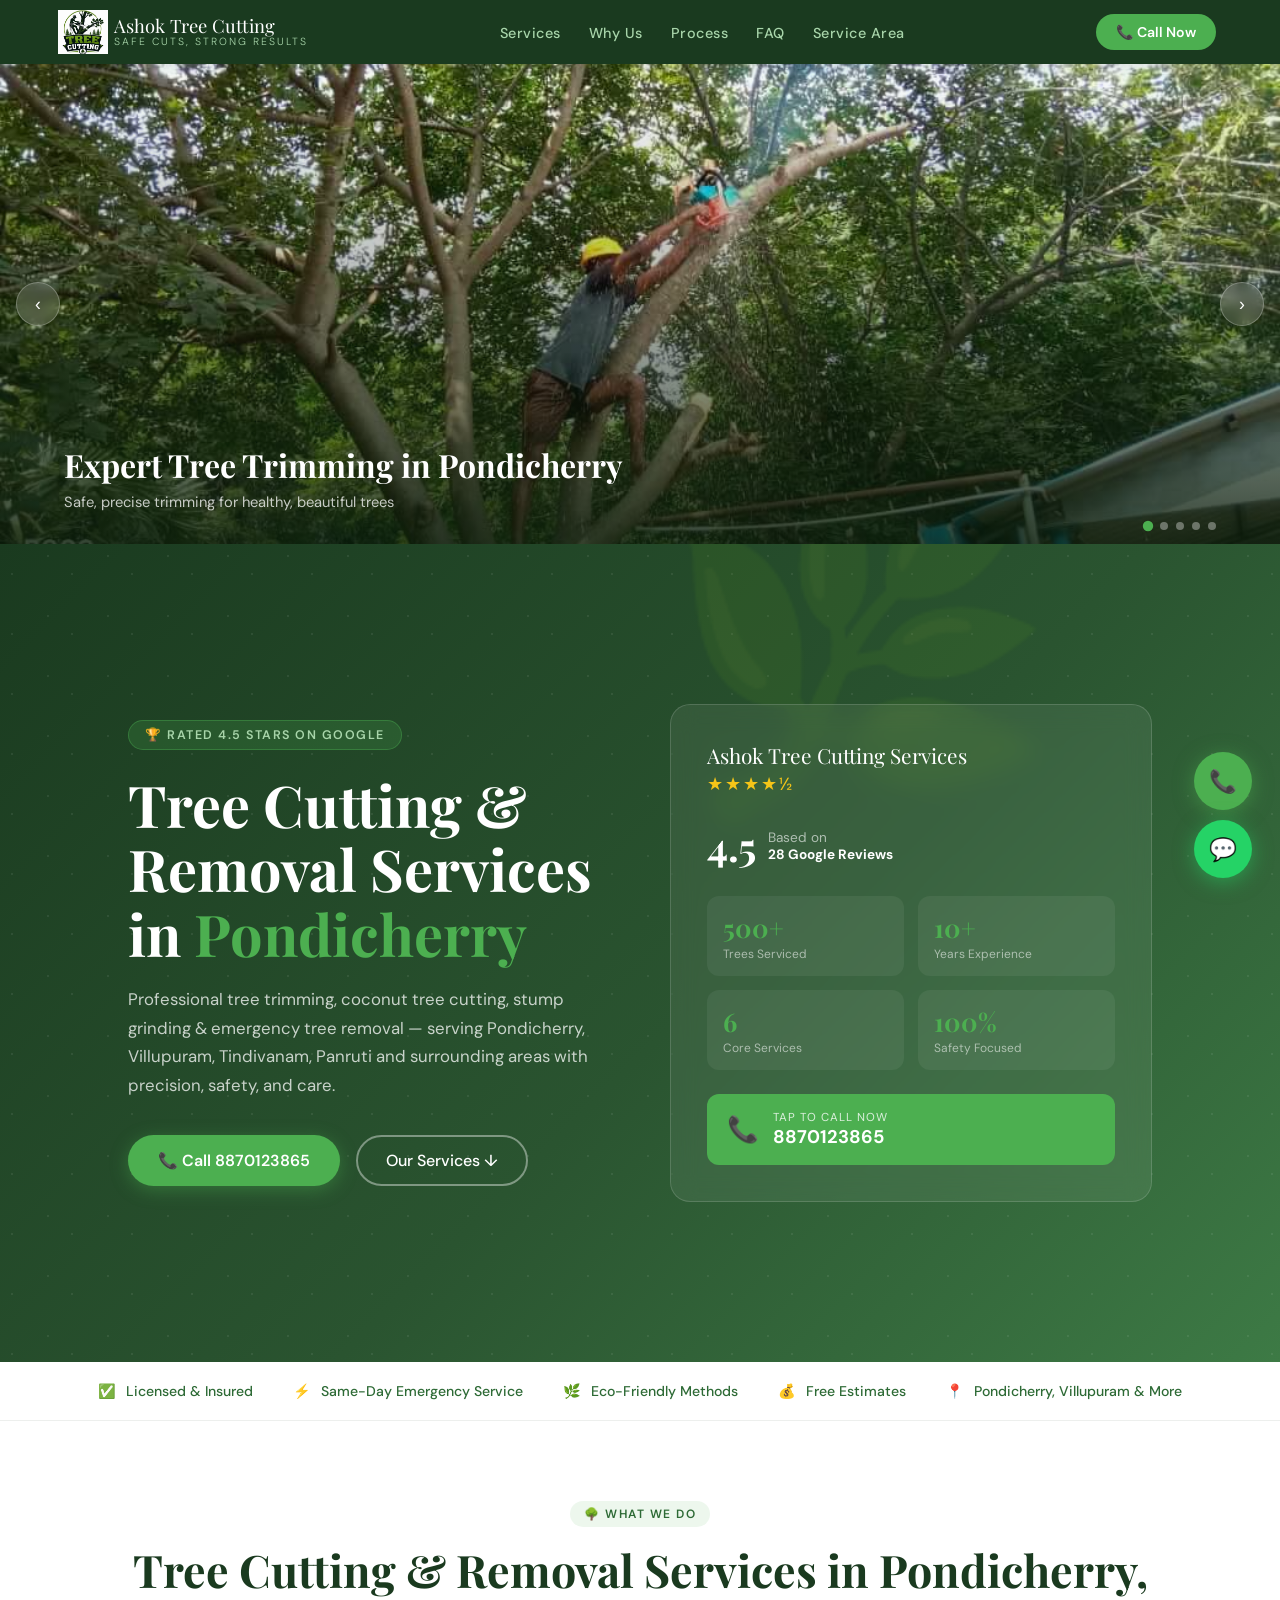
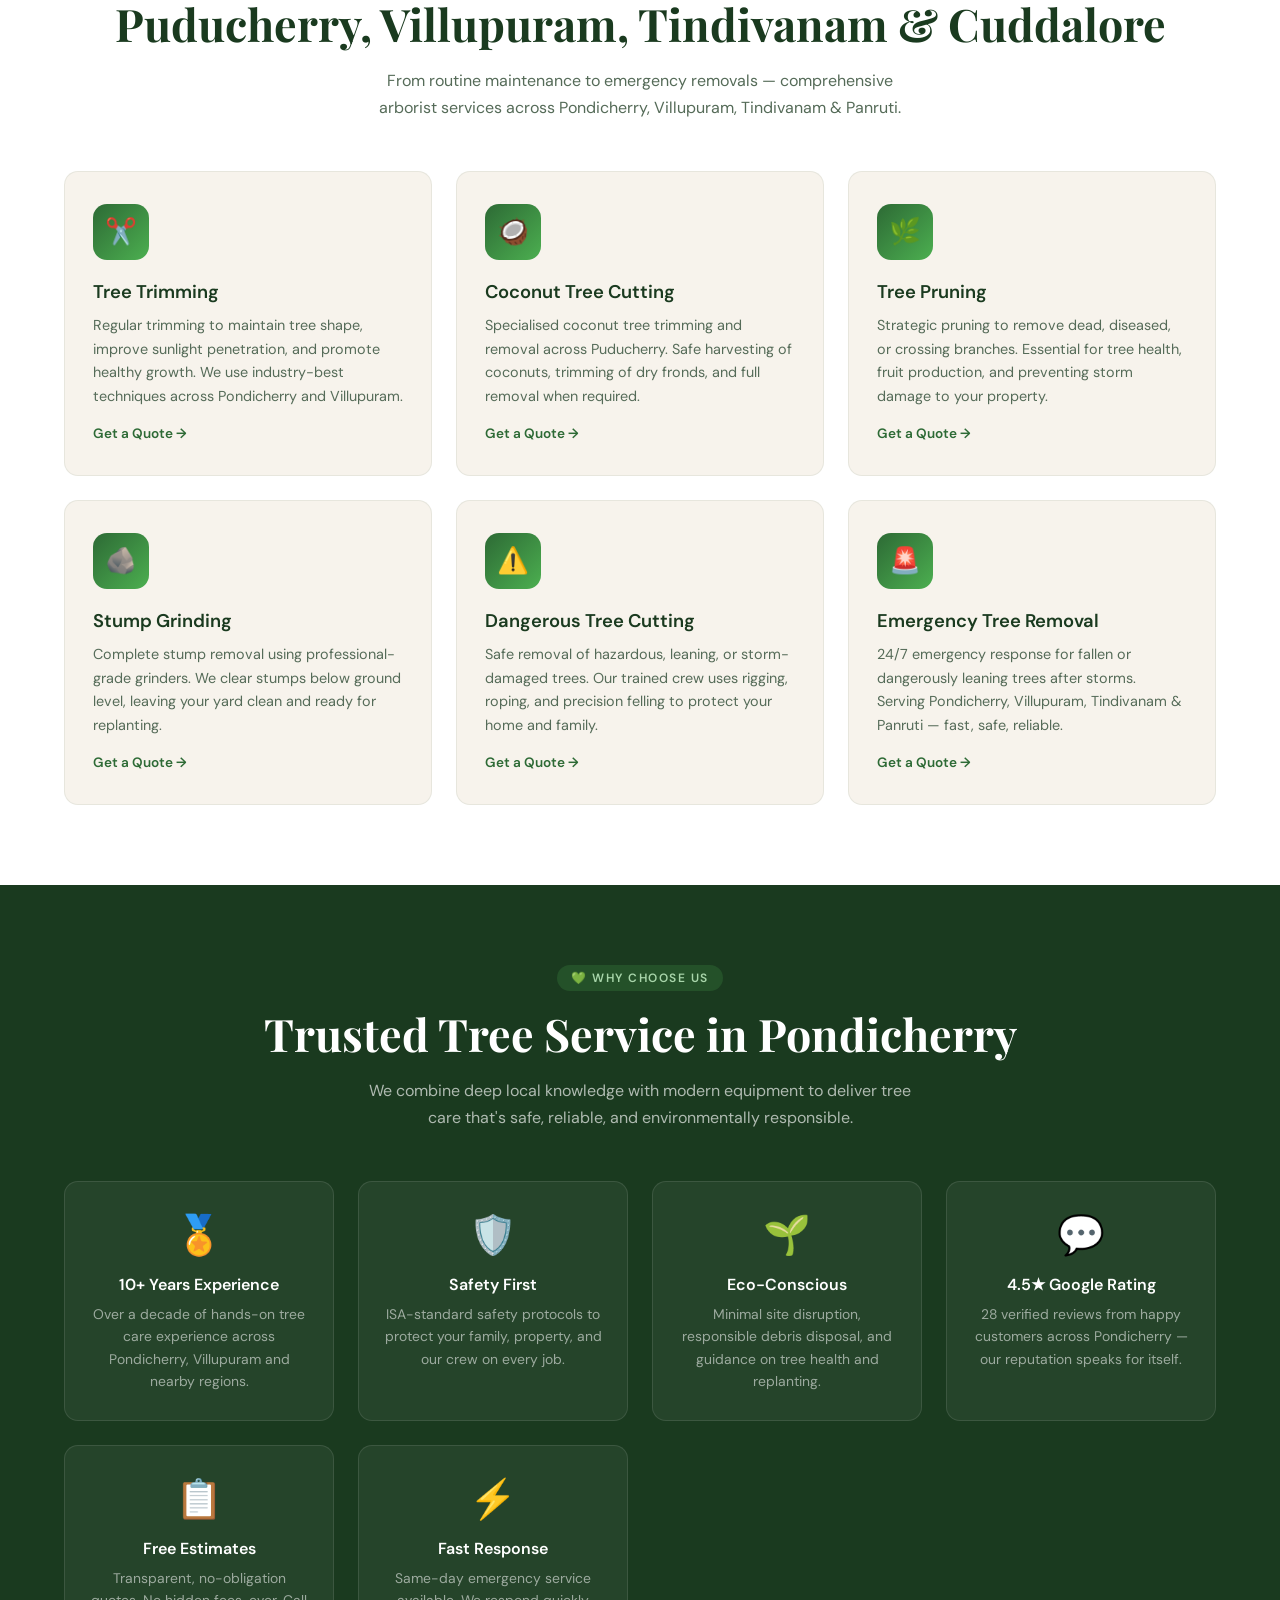
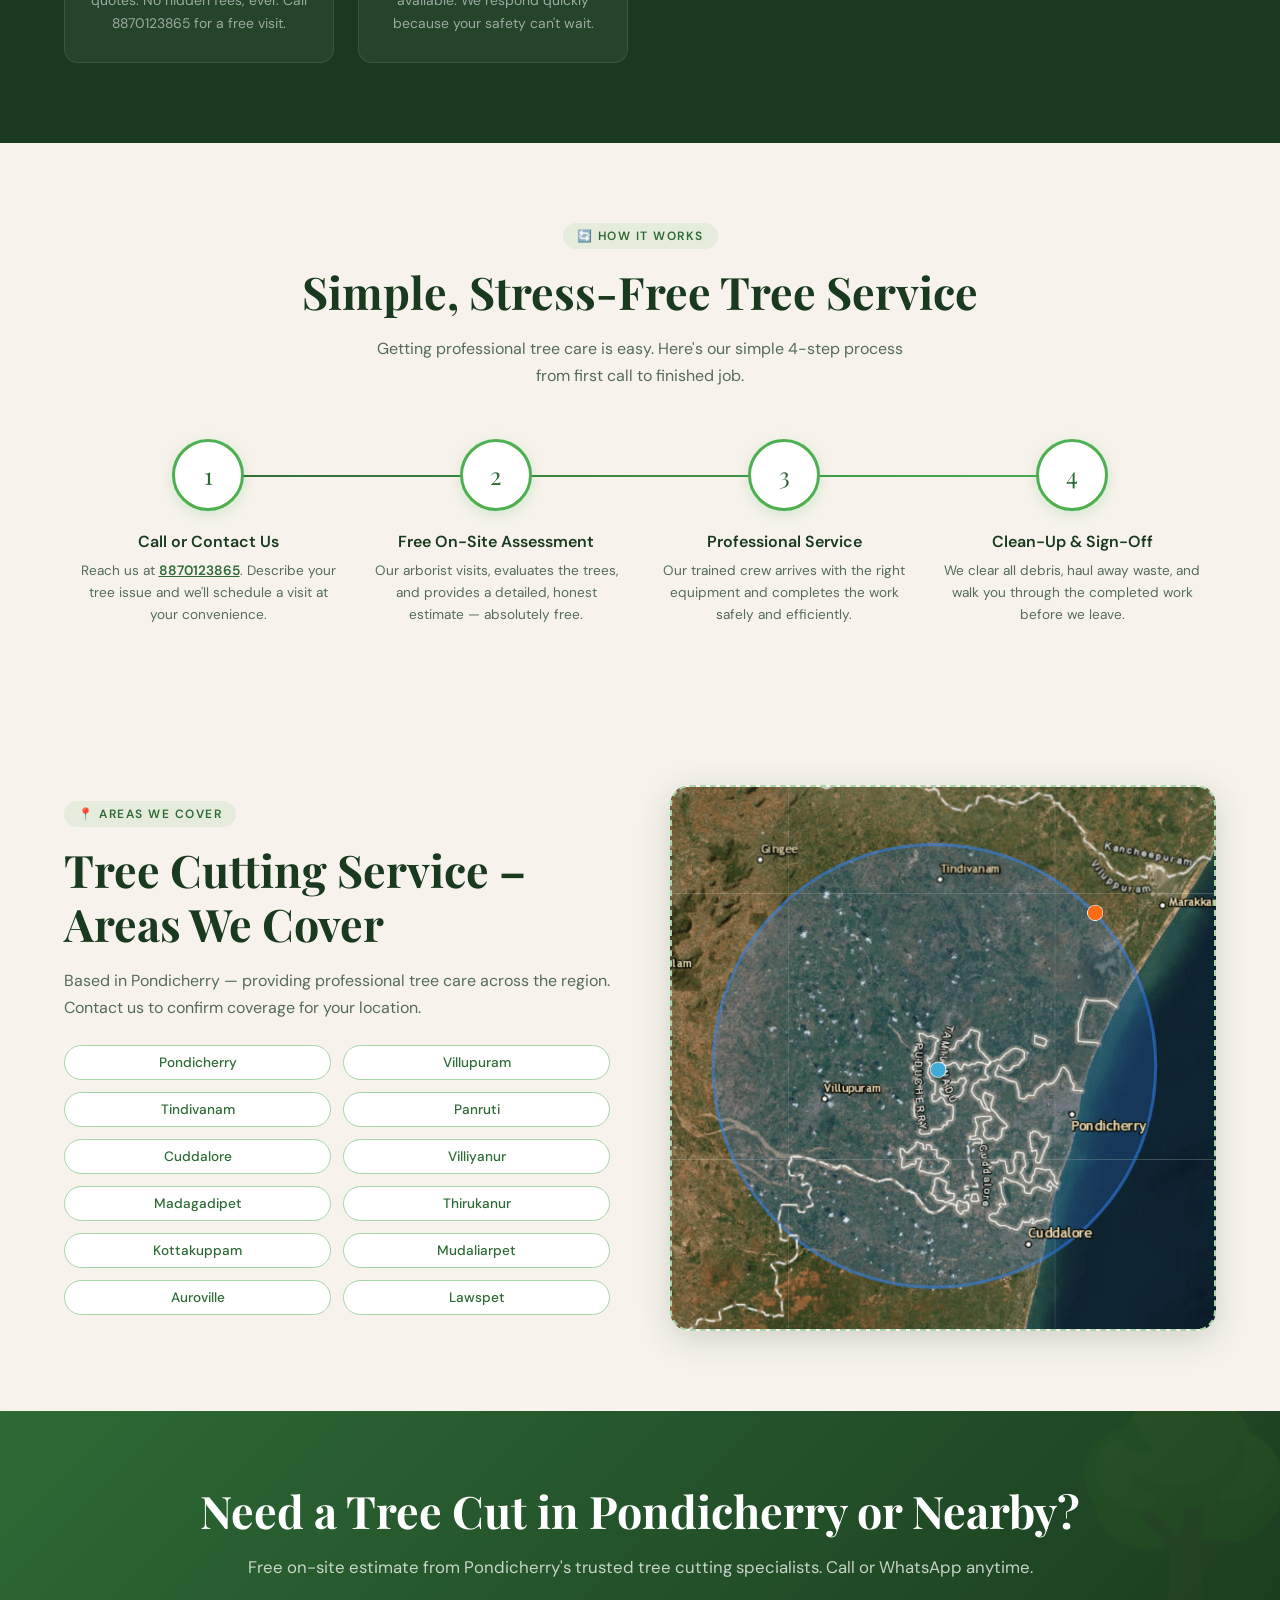
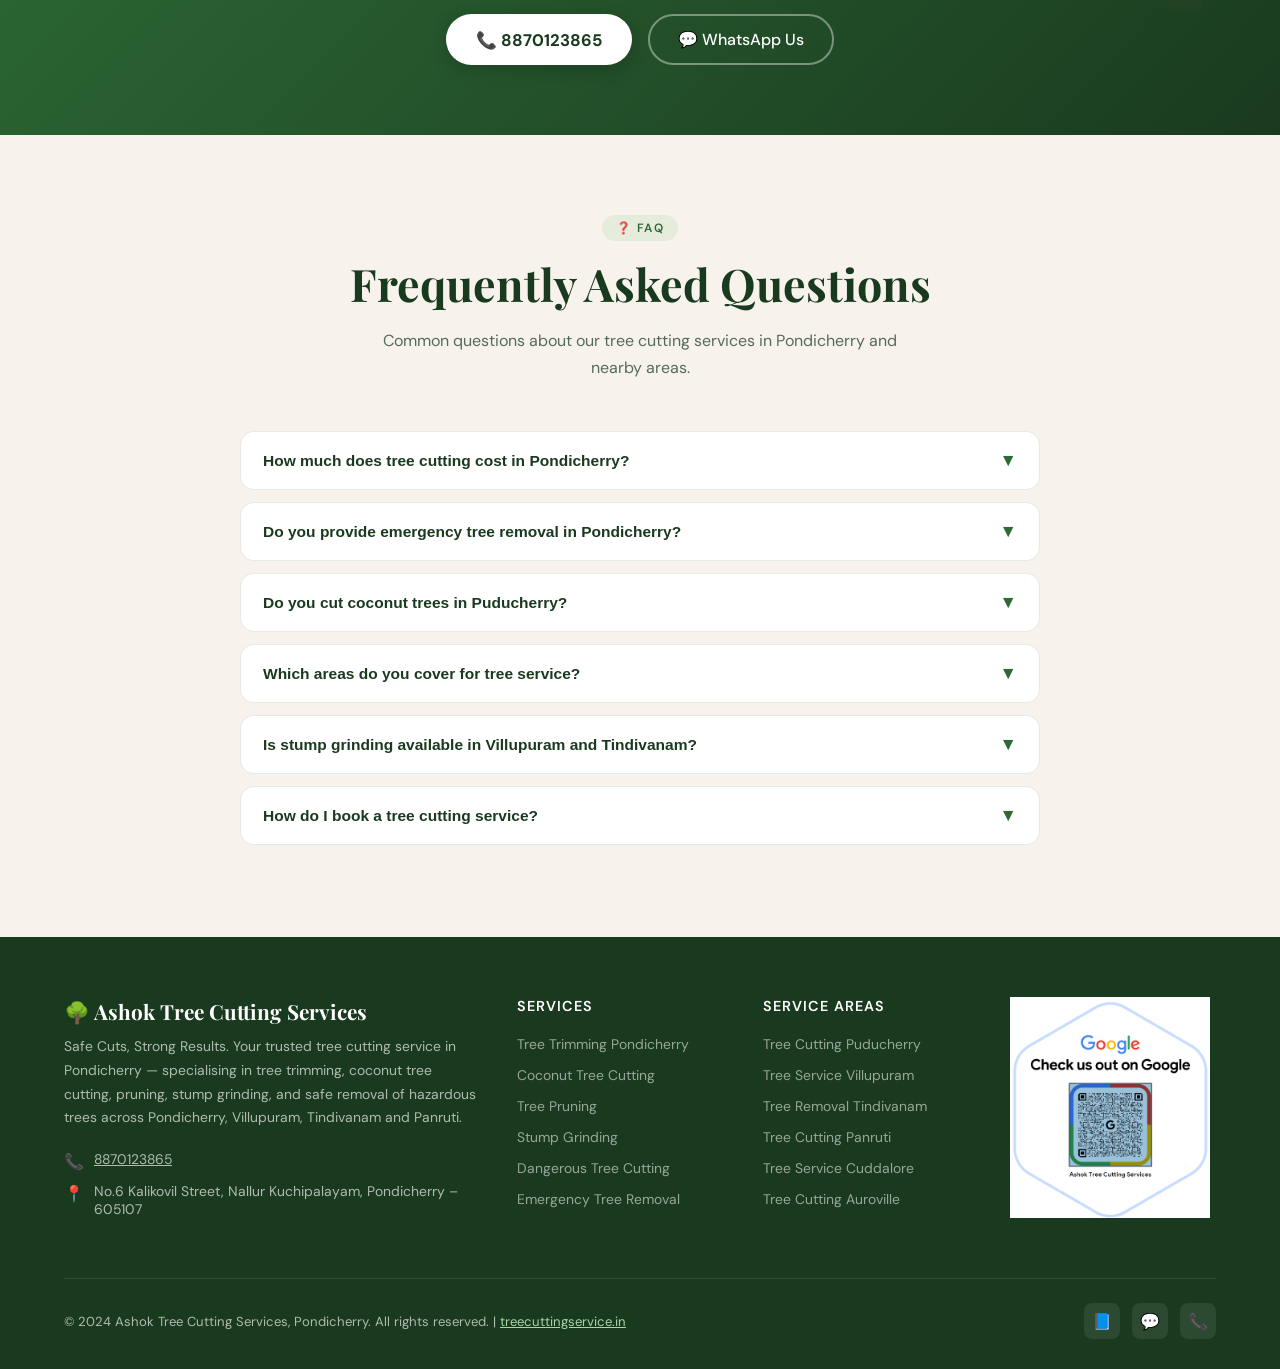
<file: index.html>
<!DOCTYPE html>
<html lang="en">
<head>
  <meta charset="UTF-8" />
  <meta name="viewport" content="width=device-width, initial-scale=1.0"/>

  <!-- ════ PRIMARY SEO ════ -->
  <title>Ashok Tree Cutting Service in Pondicherry, Villupuram, Tindivanam & Panruti | Call 8870123865</title>
  <meta name="description" content="Professional tree cutting, coconut tree cutting, dangerous tree removal & stump grinding in Pondicherry, Villupuram, Tindivanam, Panruti, Cuddalore & nearby areas. Free estimates. Call 8870123865 anytime."/>
  <meta name="keywords" content="tree cutting Pondicherry, tree cutting near me, maram vettu Puducherry, tree removal Pondicherry, coconut tree cutting Puducherry, stump grinding Pondicherry, dangerous tree removal, tree trimming Villupuram, tree pruning Tindivanam, tree Pondicherry, emergency tree removal Panruti, tree cutting service Cuddalore, ped kato near me"/>
  <meta name="robots" content="index, follow, max-snippet:-1, max-image-preview:large, max-video-preview:-1"/>
  <meta name="author" content="Ashok Tree Cutting Services"/>
  <link rel="canonical" href="https://treecuttingservice.in/"/>

  
  <!-- ════ GEO TAGS ════ -->
  <meta name="geo.region" content="IN-PY"/>
  <meta name="geo.placename" content="Pondicherry, India"/>
  <meta name="geo.position" content="11.9416;79.8083"/>
  <meta name="ICBM" content="11.9416, 79.8083"/>

  <!-- ════ OPEN GRAPH ════ -->
  <meta property="og:title" content="Tree Cutting Service Pondicherry | Ashok Tree Cutting Services | 8870123865"/>
  <meta property="og:description" content="Expert tree cutting, pruning, stump grinding & emergency tree removal in Pondicherry, Villupuram, Tindivanam & Panruti. Rated 4.5★ on Google. Call now for a free estimate."/>
  <meta property="og:type" content="website"/>
  <meta property="og:url" content="https://treecuttingservice.in/"/>
  <meta property="og:image" content="https://treecuttingservice.in/images/tree-cutting-service.png"/>
  <meta property="og:image:alt" content="Professional tree cutting service in Pondicherry"/>
  <meta property="og:locale" content="en_IN"/>
  <meta property="og:site_name" content="Ashok Tree Cutting Services"/>

  <!-- ════ TWITTER CARD ════ -->
  <meta name="twitter:card" content="summary_large_image"/>
  <meta name="twitter:title" content="Tree Cutting Service Pondicherry | 8870123865"/>
  <meta name="twitter:description" content="Professional tree cutting & removal in Pondicherry, Villupuram, Tindivanam & Panruti. Free estimates. Call 8870123865."/>
  <meta name="twitter:image" content="https://treecuttingservice.in/images/tree-cutting-service.png"/>

  <!-- ════ FONTS ════ -->
  <link rel="preconnect" href="https://fonts.googleapis.com"/>
  <link rel="preconnect" href="https://fonts.gstatic.com" crossorigin/>
  <link href="https://fonts.googleapis.com/css2?family=Playfair+Display:wght@700;900&family=DM+Sans:wght@300;400;500;600&display=swap" rel="stylesheet"/>

  <!-- ════ SCHEMA — LocalBusiness + Service + FAQPage ════ --> 
  <link rel="icon" href="/images/favicon.ico" sizes="any">
<link rel="icon" type="image/png" href="/images/favicon-32x32.png">
<link rel="apple-touch-icon" href="/images/apple-touch-icon.png">

 <link rel="stylesheet" href="style.css" />
</head>
<body>

<!-- FLOATING BUTTONS -->
<a class="float-call" href="tel:8870123865" aria-label="Call Ashok Tree Cutting Services" title="Call Now">📞</a>
<a class="float-wa" href="https://wa.me/918870123865" aria-label="WhatsApp Ashok Tree Cutting Services" title="WhatsApp" target="_blank" rel="noopener">💬</a>

<!-- NAV -->
<nav id="main-nav" role="navigation" aria-label="Main navigation">
  <a class="nav-logo" href="/" aria-label="Ashok Tree Cutting Services Home">
    <div class="nav-logo-icon" aria-hidden="true"><img style="width: 50px;" src='images/tree-cutting-service.png'></div>
    <div class="nav-logo-text">
      Ashok Tree Cutting
      <span>Safe Cuts, Strong Results</span>
    </div>
  </a>
  <ul class="nav-links" role="menubar">
    <li role="none"><a href="#services" role="menuitem">Services</a></li>
    <li role="none"><a href="#whyus" role="menuitem">Why Us</a></li>
    <li role="none"><a href="#process" role="menuitem">Process</a></li> 
    <li role="none"><a href="#faq" role="menuitem">FAQ</a></li>
    <li role="none"><a href="#area" role="menuitem">Service Area</a></li>
  </ul>
  <a class="nav-cta" href="tel:8870123865">📞 Call Now</a>
  <button class="hamburger" id="hamburger-btn" aria-label="Toggle navigation menu" aria-expanded="false">
    <span></span><span></span><span></span>
  </button>
</nav>

<!-- IMAGE SLIDER — Work showcase -->
<div class="slider-section" aria-label="Our work photo gallery">
  <div class="slider-wrap" role="region" aria-label="Image slider">
    <div class="slide slide-1 active" role="img" aria-label="Professional tree trimming service in Pondicherry">
      <div class="slide-bg"></div>
      <div class="slide-caption">
        <h2>Expert Tree Trimming in Pondicherry</h2>
        <p>Safe, precise trimming for healthy, beautiful trees</p>
      </div>
    </div>
    <div class="slide slide-2" role="img" aria-label="Eco-friendly tree care and conservation">
      <div class="slide-bg"></div>
      <div class="slide-caption">
        <h2>Eco-Friendly Tree Care</h2>
        <p>We protect and nurture your trees using sustainable methods</p>
      </div>
    </div>
    <div class="slide slide-3" role="img" aria-label="Tree removal service after storm damage">
      <div class="slide-bg"></div>
      <div class="slide-caption">
        <h2>Emergency Tree Removal – 24/7</h2>
        <p>Storm damage? We respond fast to protect your home</p>
      </div>
    </div>
    <div class="slide slide-4" role="img" aria-label="Stump grinding and removal service">
      <div class="slide-bg"></div>
      <div class="slide-caption">
        <h2>Stump Grinding & Removal</h2>
        <p>Complete stump clearance for a clean, safe yard</p>
      </div>
    </div>
    <div class="slide slide-5" role="img" aria-label="Tree pruning service in Villupuram and Tindivanam">
      <div class="slide-bg"></div>
      <div class="slide-caption">
        <h2>Serving Villupuram, Tindivanam & Panruti</h2>
        <p>Professional arborist services across South Tamil Nadu</p>
      </div>
    </div>
    <button class="slider-btn prev" id="slider-prev" aria-label="Previous slide">&#8249;</button>
    <button class="slider-btn next" id="slider-next" aria-label="Next slide">&#8250;</button>
    <div class="slider-dots" role="tablist" aria-label="Slider navigation">
      <button class="dot active" data-slide="0" role="tab" aria-label="Slide 1" aria-selected="true"></button>
      <button class="dot" data-slide="1" role="tab" aria-label="Slide 2" aria-selected="false"></button>
      <button class="dot" data-slide="2" role="tab" aria-label="Slide 3" aria-selected="false"></button>
      <button class="dot" data-slide="3" role="tab" aria-label="Slide 4" aria-selected="false"></button>
      <button class="dot" data-slide="4" role="tab" aria-label="Slide 5" aria-selected="false"></button>
    </div>
  </div>
</div>

 <!-- HERO -->
<section class="hero" aria-label="Hero section">
  <div class="hero-bg-pattern" aria-hidden="true"></div>
  <div class="hero-leaves" aria-hidden="true">🌿</div>
  <div class="hero-content">
    <div class="hero-left fade-in">
      <div class="hero-badge">🏆 Rated 4.5 Stars on Google</div>
      <h1>Tree Cutting &amp; Removal Services in <em>Pondicherry</em></h1>
      <p class="hero-desc">Professional tree trimming, coconut tree cutting, stump grinding &amp; emergency tree removal — serving Pondicherry, Villupuram, Tindivanam, Panruti and surrounding areas with precision, safety, and care.</p>
      <div class="hero-actions">
        <a class="btn-primary" href="tel:8870123865">📞 Call 8870123865</a>
        <a class="btn-outline" href="#services">Our Services ↓</a>
      </div>
    </div>
    <div class="hero-card fade-in" aria-label="Business rating card">
      <div>
        <div class="hero-card-title">Ashok Tree Cutting Services</div>
        <div class="stars" aria-label="4.5 stars out of 5">★★★★½</div>
      </div>
      <div class="rating-row">
        <div class="rating-num">4.5</div>
        <div class="rating-meta">Based on<br/><strong style="color:#fff">28 Google Reviews</strong></div>
      </div>
      <div class="stat-grid">
        <div class="stat-item"><div class="stat-num">500+</div><div class="stat-label">Trees Serviced</div></div>
        <div class="stat-item"><div class="stat-num">10+</div><div class="stat-label">Years Experience</div></div>
        <div class="stat-item"><div class="stat-num">6</div><div class="stat-label">Core Services</div></div>
        <div class="stat-item"><div class="stat-num">100%</div><div class="stat-label">Safety Focused</div></div>
      </div>
      <a class="contact-quick" href="tel:8870123865" aria-label="Call 8870123865">
        <div class="contact-quick-icon" aria-hidden="true">📞</div>
        <div class="contact-quick-text">
          <span>Tap to call now</span>
          <strong>8870123865</strong>
        </div>
      </a>
    </div>
  </div>
</section>

<!-- TRUST BAR -->
<div class="trust-bar" role="list" aria-label="Trust signals">
  <div class="trust-item" role="listitem"><span aria-hidden="true">✅</span> Licensed &amp; Insured</div>
  <div class="trust-item" role="listitem"><span aria-hidden="true">⚡</span> Same-Day Emergency Service</div>
  <div class="trust-item" role="listitem"><span aria-hidden="true">🌿</span> Eco-Friendly Methods</div>
  <div class="trust-item" role="listitem"><span aria-hidden="true">💰</span> Free Estimates</div>
  <div class="trust-item" role="listitem"><span aria-hidden="true">📍</span> Pondicherry, Villupuram &amp; More</div>
</div>

<!-- SERVICES -->
<section id="services" class="services-bg" aria-labelledby="services-heading">
  <div class="section-header centered fade-in">
    <div class="section-tag">🌳 What We Do</div>
    <h1 class="section-title" id="services-heading">Tree Cutting &amp; Removal Services in Pondicherry, Puducherry, Villupuram, Tindivanam & Cuddalore</h1> 
    <p class="section-subtitle">From routine maintenance to emergency removals — comprehensive arborist services across Pondicherry, Villupuram, Tindivanam &amp; Panruti.</p>
  </div>
  <div class="services-grid fade-in">
    <article class="service-card">
      <div class="service-icon" aria-hidden="true">✂️</div>
      <h3>Tree Trimming</h3>
      <p>Regular trimming to maintain tree shape, improve sunlight penetration, and promote healthy growth. We use industry-best techniques across Pondicherry and Villupuram.</p>
      <a class="service-link" href="tel:8870123865" aria-label="Call for tree trimming quote">Get a Quote →</a>
    </article>
    <article class="service-card">
      <div class="service-icon" aria-hidden="true">🥥</div>
      <h3>Coconut Tree Cutting</h3>
      <p>Specialised coconut tree trimming and removal across Puducherry. Safe harvesting of coconuts, trimming of dry fronds, and full removal when required.</p>
      <a class="service-link" href="tel:8870123865" aria-label="Call for coconut tree cutting quote">Get a Quote →</a>
    </article>
    <article class="service-card">
      <div class="service-icon" aria-hidden="true">🌿</div>
      <h3>Tree Pruning</h3>
      <p>Strategic pruning to remove dead, diseased, or crossing branches. Essential for tree health, fruit production, and preventing storm damage to your property.</p>
      <a class="service-link" href="tel:8870123865" aria-label="Call for tree pruning quote">Get a Quote →</a>
    </article>
    <article class="service-card">
      <div class="service-icon" aria-hidden="true">🪨</div>
      <h3>Stump Grinding</h3>
      <p>Complete stump removal using professional-grade grinders. We clear stumps below ground level, leaving your yard clean and ready for replanting.</p>
      <a class="service-link" href="tel:8870123865" aria-label="Call for stump grinding quote">Get a Quote →</a>
    </article>
    <article class="service-card">
      <div class="service-icon" aria-hidden="true">⚠️</div>
      <h3>Dangerous Tree Cutting</h3>
      <p>Safe removal of hazardous, leaning, or storm-damaged trees. Our trained crew uses rigging, roping, and precision felling to protect your home and family.</p>
      <a class="service-link" href="tel:8870123865" aria-label="Call for dangerous tree cutting quote">Get a Quote →</a>
    </article>
    <article class="service-card">
      <div class="service-icon" aria-hidden="true">🚨</div>
      <h3>Emergency Tree Removal</h3>
      <p>24/7 emergency response for fallen or dangerously leaning trees after storms. Serving Pondicherry, Villupuram, Tindivanam &amp; Panruti — fast, safe, reliable.</p>
      <a class="service-link" href="tel:8870123865" aria-label="Call for emergency tree removal">Get a Quote →</a>
    </article>
  </div>
</section>

<!-- WHY US -->
<section id="whyus" class="whyus-bg" aria-labelledby="whyus-heading">
  <div class="section-header centered fade-in">
    <div class="section-tag">💚 Why Choose Us</div>
    <h2 class="section-title" id="whyus-heading">Trusted Tree Service in Pondicherry</h2>
    <p class="section-subtitle">We combine deep local knowledge with modern equipment to deliver tree care that's safe, reliable, and environmentally responsible.</p>
  </div>
  <div class="whyus-grid fade-in">
    <div class="whyus-card"><div class="big-icon" aria-hidden="true">🏅</div><h4>10+ Years Experience</h4><p>Over a decade of hands-on tree care experience across Pondicherry, Villupuram and nearby regions.</p></div>
    <div class="whyus-card"><div class="big-icon" aria-hidden="true">🛡️</div><h4>Safety First</h4><p>ISA-standard safety protocols to protect your family, property, and our crew on every job.</p></div>
    <div class="whyus-card"><div class="big-icon" aria-hidden="true">🌱</div><h4>Eco-Conscious</h4><p>Minimal site disruption, responsible debris disposal, and guidance on tree health and replanting.</p></div>
    <div class="whyus-card"><div class="big-icon" aria-hidden="true">💬</div><h4>4.5★ Google Rating</h4><p>28 verified reviews from happy customers across Pondicherry — our reputation speaks for itself.</p></div>
    <div class="whyus-card"><div class="big-icon" aria-hidden="true">📋</div><h4>Free Estimates</h4><p>Transparent, no-obligation quotes. No hidden fees, ever. Call 8870123865 for a free visit.</p></div>
    <div class="whyus-card"><div class="big-icon" aria-hidden="true">⚡</div><h4>Fast Response</h4><p>Same-day emergency service available. We respond quickly because your safety can't wait.</p></div>
  </div>
</section>

<!-- PROCESS -->
<section id="process" class="process-bg" aria-labelledby="process-heading">
  <div class="section-header centered fade-in">
    <div class="section-tag">🔄 How It Works</div>
    <h2 class="section-title" id="process-heading">Simple, Stress-Free Tree Service</h2>
    <p class="section-subtitle">Getting professional tree care is easy. Here's our simple 4-step process from first call to finished job.</p>
  </div>
  <div class="process-steps fade-in">
    <div class="process-step"><div class="step-num">1</div><h4>Call or Contact Us</h4><p>Reach us at <a href="tel:8870123865" style="color:var(--green-mid);font-weight:600">8870123865</a>. Describe your tree issue and we'll schedule a visit at your convenience.</p></div>
    <div class="process-step"><div class="step-num">2</div><h4>Free On-Site Assessment</h4><p>Our arborist visits, evaluates the trees, and provides a detailed, honest estimate — absolutely free.</p></div>
    <div class="process-step"><div class="step-num">3</div><h4>Professional Service</h4><p>Our trained crew arrives with the right equipment and completes the work safely and efficiently.</p></div>
    <div class="process-step"><div class="step-num">4</div><h4>Clean-Up &amp; Sign-Off</h4><p>We clear all debris, haul away waste, and walk you through the completed work before we leave.</p></div>
  </div>
</section>

 



<!-- SERVICE AREA -->
<section id="area" class="area-bg" aria-labelledby="area-heading">
  <div class="area-grid fade-in">
    <div>
      <div class="section-tag">📍 Areas We Cover</div>
      <h2 class="section-title" id="area-heading">Tree Cutting Service – Areas We Cover</h2>
      <p class="section-subtitle">Based in Pondicherry — providing professional tree care across the region. Contact us to confirm coverage for your location.</p>
      <div class="area-list" role="list">
        <div class="area-tag" role="listitem">Pondicherry</div>
        <div class="area-tag" role="listitem">Villupuram</div>
        <div class="area-tag" role="listitem">Tindivanam</div>
        <div class="area-tag" role="listitem">Panruti</div>
        <div class="area-tag" role="listitem">Cuddalore</div>
        <div class="area-tag" role="listitem">Villiyanur</div>
        <div class="area-tag" role="listitem">Madagadipet</div>
        <div class="area-tag" role="listitem">Thirukanur</div>
        <div class="area-tag" role="listitem">Kottakuppam</div>
        <div class="area-tag" role="listitem">Mudaliarpet</div>
        <div class="area-tag" role="listitem">Auroville</div>
        <div class="area-tag" role="listitem">Lawspet</div>
      </div>
    </div>
    <div style="cursor: pointer;" class="area-map" onclick='window.open("https://maps.app.goo.gl/jBkQuFnQDgbugP4N7", "_blank")'>
      <!-- <a href="https://maps.app.goo.gl/jBkQuFnQDgbugP4N7" target="_blank" rel="noopener" aria-label="View our location on Google Maps"></a> -->
       <!-- <div class="map-icon" aria-hidden="true">🗺️</div>
      <strong style="color:var(--green-deep);font-size:1rem">Ashok Tree Cutting Services</strong>
      <p>Nallur Kuchipalayam, Pondicherry – 605107</p> -->
      <!-- <a class="btn-primary" style="margin-top:8px" href="https://maps.app.goo.gl/jBkQuFnQDgbugP4N7" target="_blank" rel="noopener" aria-label="View our location on Google Maps">📍 View on Google Maps</a> -->
    </div>
  </div>
</section>

<!-- CTA BAND -->
<section class="cta-band" aria-label="Call to action">
  <h2>Need a Tree Cut in Pondicherry or Nearby?</h2>
  <p>Free on-site estimate from Pondicherry's trusted tree cutting specialists. Call or WhatsApp anytime.</p>
  <div class="cta-actions">
    <a class="cta-phone" href="tel:8870123865" aria-label="Call 8870123865">📞 8870123865</a>
    <a class="btn-outline" href="https://wa.me/918870123865" target="_blank" rel="noopener" aria-label="WhatsApp us">💬 WhatsApp Us</a>
  </div>
</section>
<!-- FAQ — Schema-powered -->
<section id="faq" class="faq-bg" aria-labelledby="faq-heading">
  <div class="section-header centered fade-in">
    <div class="section-tag">❓ FAQ</div>
    <h2 class="section-title" id="faq-heading">Frequently Asked Questions</h2>
    <p class="section-subtitle">Common questions about our tree cutting services in Pondicherry and nearby areas.</p>
  </div>
  <div class="faq-list fade-in">
    <div class="faq-item">
      <button class="faq-q" aria-expanded="false">How much does tree cutting cost in Pondicherry? <span class="faq-arrow" aria-hidden="true">▼</span></button>
      <div class="faq-a">Tree cutting costs vary by tree size, species, and job complexity. We offer free on-site estimates with no obligation. Call 8870123865 and we'll visit and quote at no charge.</div>
    </div>
    <div class="faq-item">
      <button class="faq-q" aria-expanded="false">Do you provide emergency tree removal in Pondicherry? <span class="faq-arrow" aria-hidden="true">▼</span></button>
      <div class="faq-a">Yes. We provide 24/7 emergency tree removal across Pondicherry, Villupuram, Tindivanam, and Panruti. Call 8870123865 any time day or night for immediate help.</div>
    </div>
    <div class="faq-item">
      <button class="faq-q" aria-expanded="false">Do you cut coconut trees in Puducherry? <span class="faq-arrow" aria-hidden="true">▼</span></button>
      <div class="faq-a">Yes, coconut tree cutting and trimming is one of our most popular services. We handle frond removal, full coconut tree felling, and stump grinding throughout Puducherry.</div>
    </div>
    <div class="faq-item">
      <button class="faq-q" aria-expanded="false">Which areas do you cover for tree service? <span class="faq-arrow" aria-hidden="true">▼</span></button>
      <div class="faq-a">We serve Pondicherry (Puducherry), Villupuram, Tindivanam, Panruti, Cuddalore, Villiyanur, Madagadipet, Thirukanur, Kottakuppam, Mudaliarpet, and Auroville area.</div>
    </div>
    <div class="faq-item">
      <button class="faq-q" aria-expanded="false">Is stump grinding available in Villupuram and Tindivanam? <span class="faq-arrow" aria-hidden="true">▼</span></button>
      <div class="faq-a">Yes, our stump grinding service covers Villupuram, Tindivanam, Panruti, and surrounding towns. We bring all necessary equipment and leave the area completely clean.</div>
    </div>
    <div class="faq-item">
      <button class="faq-q" aria-expanded="false">How do I book a tree cutting service? <span class="faq-arrow" aria-hidden="true">▼</span></button>
      <div class="faq-a">Simply call or WhatsApp us at 8870123865. Describe your requirement, share your location, and we'll schedule a free on-site assessment at your earliest convenience.</div>
    </div>
  </div>
</section>
<!-- FOOTER -->
<footer role="contentinfo">
  <div class="footer-grid">
    <div class="footer-brand">
      <h3>🌳 Ashok Tree Cutting Services</h3>
      <p>Safe Cuts, Strong Results. Your trusted tree cutting service in Pondicherry — specialising in tree trimming, coconut tree cutting, pruning, stump grinding, and safe removal of hazardous trees across Pondicherry, Villupuram, Tindivanam and Panruti.</p>
      <div class="footer-contact-item"><span class="ci-icon" aria-hidden="true">📞</span><a href="tel:8870123865" style="color:inherit">8870123865</a></div>
      <div class="footer-contact-item"><span class="ci-icon" aria-hidden="true">📍</span><span>No.6 Kalikovil Street, Nallur Kuchipalayam, Pondicherry – 605107</span></div>
    </div>
    <div class="footer-col">
      <h4>Services</h4>
      <ul>
        <li><a href="#services">Tree Trimming Pondicherry</a></li>
        <li><a href="#services">Coconut Tree Cutting</a></li>
        <li><a href="#services">Tree Pruning</a></li>
        <li><a href="#services">Stump Grinding</a></li>
        <li><a href="#services">Dangerous Tree Cutting</a></li>
        <li><a href="#services">Emergency Tree Removal</a></li>
      </ul>
    </div> 
    <div class="footer-col">
      <h4>Service Areas</h4>
      <ul>
        <li><a href="#area">Tree Cutting Puducherry</a></li>
        <li><a href="#area">Tree Service Villupuram</a></li>
        <li><a href="#area">Tree Removal Tindivanam</a></li>
        <li><a href="#area">Tree Cutting Panruti</a></li>
        <li><a href="#area">Tree Service Cuddalore</a></li>
        <li><a href="#area">Tree Cutting Auroville</a></li>
      </ul>
    </div>
    <div class="footer-col">
      <img  style="width: 200px;" src="images/ashok-tree-cutting-service-google-business-account.png" alt="Ashok Tree Cutting Services Google Business Account" class="footer-logo"/>
      <!-- <h4>Quick Links</h4>
      <ul>
        <li><a href="#services">Our Services</a></li>
        <li><a href="#whyus">Why Choose Us</a></li>
        <li><a href="#process">How It Works</a></li>
        <li><a href="#reviews">Customer Reviews</a></li>
        <li><a href="#faq">FAQ</a></li>
        <li><a href="#area">Service Areas</a></li>
      </ul> -->
    </div>
  </div>
  <div class="footer-bottom">
    <div>© 2024 Ashok Tree Cutting Services, Pondicherry. All rights reserved. | <a href="https://treecuttingservice.in/" style="color:var(--green-light)">treecuttingservice.in</a></div>
    <div class="social-links">
      <a class="social-link" href="#" title="Facebook" aria-label="Facebook">📘</a>
      <a class="social-link" href="https://wa.me/918870123865" title="WhatsApp" aria-label="WhatsApp">💬</a>
      <a class="social-link" href="tel:8870123865" title="Call" aria-label="Call us">📞</a>
    </div>
  </div>
</footer>
<script type="application/ld+json">
{
  "@context": "https://schema.org",
  "@graph": [
    {
      "@type": "LocalBusiness",
      "@id": "https://treecuttingservice.in/#business",
      "name": "Ashok Tree Cutting Services",
      "alternateName": [
        "Ashok Tree Cutting",
        "Tree Cutting Service"
      ],
      "url": "https://treecuttingservice.in/",
      "logo": "https://treecuttingservice.in/images/tree-cutting-service.png",
      "image": "https://treecuttingservice.in/images/tree-cutting-service.png",
      "description": "Professional tree cutting, pruning, stump grinding, dangerous tree removal and coconut tree cutting services in Pondicherry, Villupuram, Tindivanam, Panruti and surrounding areas.",
      "telephone": "+91-8870123865",
      "priceRange": "₹₹",
      "slogan": "Safe Cuts, Strong Results",
      "foundingDate": "2013",
      "address": {
        "@type": "PostalAddress",
        "streetAddress": "No.6 Kalikovil Street, Nallur Kuchipalayam",
        "addressLocality": "Madagadipet",
        "addressRegion": "Puducherry",
        "postalCode": "605107",
        "addressCountry": "IN"
      },
      "geo": {
        "@type": "GeoCoordinates",
        "latitude": 11.9416,
        "longitude": 79.8083
      },
      "openingHoursSpecification": [
        {
          "@type": "OpeningHoursSpecification",
          "dayOfWeek": [
            "Monday",
            "Tuesday",
            "Wednesday",
            "Thursday",
            "Friday",
            "Saturday",
            "Sunday"
          ],
          "opens": "06:00",
          "closes": "20:00"
        }
      ],
      "areaServed": [
        {
          "@type": "City",
          "name": "Puducherry"
        },
        {
          "@type": "City",
          "name": "Villupuram"
        },
        {
          "@type": "City",
          "name": "Tindivanam"
        },
        {
          "@type": "City",
          "name": "Panruti"
        },
        {
          "@type": "City",
          "name": "Cuddalore"
        },
        {
          "@type": "City",
          "name": "Villiyanur"
        },
        {
          "@type": "City",
          "name": "Madagadipet"
        },
        {
          "@type": "City",
          "name": "Thirukanur"
        }
      ],
      "hasOfferCatalog": {
        "@type": "OfferCatalog",
        "name": "Tree Care Services",
        "itemListElement": [
          {
            "@type": "Offer",
            "itemOffered": {
              "@type": "Service",
              "name": "Tree Trimming",
              "description": "Professional tree trimming to maintain shape and health"
            }
          },
          {
            "@type": "Offer",
            "itemOffered": {
              "@type": "Service",
              "name": "Tree Pruning",
              "description": "Strategic pruning to remove dead and diseased branches"
            }
          },
          {
            "@type": "Offer",
            "itemOffered": {
              "@type": "Service",
              "name": "Stump Grinding",
              "description": "Complete stump removal using professional-grade grinders"
            }
          },
          {
            "@type": "Offer",
            "itemOffered": {
              "@type": "Service",
              "name": "Dangerous Tree Cutting",
              "description": "Safe removal of hazardous or storm-damaged trees"
            }
          },
          {
            "@type": "Offer",
            "itemOffered": {
              "@type": "Service",
              "name": "Coconut Tree Cutting",
              "description": "Specialised coconut tree trimming and removal"
            }
          },
          {
            "@type": "Offer",
            "itemOffered": {
              "@type": "Service",
              "name": "Emergency Tree Removal",
              "description": "24/7 emergency tree removal after storms"
            }
          }
        ]
      }
    },
    {
      "@type": "FAQPage",
      "mainEntity": [
        {
          "@type": "Question",
          "name": "How much does tree cutting cost in Pondicherry?",
          "acceptedAnswer": {
            "@type": "Answer",
            "text": "Tree cutting costs in Pondicherry vary depending on tree size, location, and type of service. Ashok Tree Cutting Services offers free on-site estimates. Call 8870123865 for a quote."
          }
        },
        {
          "@type": "Question",
          "name": "Do you provide emergency tree removal in Pondicherry?",
          "acceptedAnswer": {
            "@type": "Answer",
            "text": "Yes, we provide 24/7 emergency tree removal across Pondicherry, Villupuram, Tindivanam and Panruti. Call 8870123865 any time for immediate assistance."
          }
        },
        {
          "@type": "Question",
          "name": "Which areas do you serve for tree cutting?",
          "acceptedAnswer": {
            "@type": "Answer",
            "text": "We serve Pondicherry, Villupuram, Tindivanam, Panruti, Cuddalore, Villiyanur, Madagadipet, Thirukanur, Auroville and surrounding areas."
          }
        },
        {
          "@type": "Question",
          "name": "Do you cut coconut trees in Puducherry?",
          "acceptedAnswer": {
            "@type": "Answer",
            "text": "Yes, we specialise in coconut tree trimming, cutting and full removal across Puducherry and nearby districts."
          }
        }
      ]
    }
  ]
}
</script>
<script>
  /* ── IMAGE SLIDER ── */
  const slides = document.querySelectorAll('.slide');
  const dots = document.querySelectorAll('.dot');
  let current = 0, timer;

  function goTo(n) {
    slides[current].classList.remove('active');
    dots[current].classList.remove('active');
    dots[current].setAttribute('aria-selected','false');
    current = (n + slides.length) % slides.length;
    slides[current].classList.add('active');
    dots[current].classList.add('active');
    dots[current].setAttribute('aria-selected','true');
  }
  function autoPlay() { timer = setInterval(() => goTo(current + 1), 4500); }
  function resetTimer() { clearInterval(timer); autoPlay(); }

  document.getElementById('slider-next').addEventListener('click', () => { goTo(current + 1); resetTimer(); });
  document.getElementById('slider-prev').addEventListener('click', () => { goTo(current - 1); resetTimer(); });
  dots.forEach(d => d.addEventListener('click', () => { goTo(+d.dataset.slide); resetTimer(); }));

  // Pause on hover
  document.querySelector('.slider-wrap').addEventListener('mouseenter', () => clearInterval(timer));
  document.querySelector('.slider-wrap').addEventListener('mouseleave', autoPlay);
  autoPlay();

  /* ── MOBILE NAV ── */
  const btn = document.getElementById('hamburger-btn');
  const nav = document.getElementById('main-nav');
  btn.addEventListener('click', () => {
    const open = nav.classList.toggle('nav-open');
    btn.setAttribute('aria-expanded', open);
  });

  /* ── FAQ ACCORDION ── */
  document.querySelectorAll('.faq-q').forEach(q => {
    q.addEventListener('click', () => {
      const expanded = q.getAttribute('aria-expanded') === 'true';
      // close all
      document.querySelectorAll('.faq-q').forEach(x => { x.setAttribute('aria-expanded','false'); x.nextElementSibling.classList.remove('open'); });
      if (!expanded) {
        q.setAttribute('aria-expanded','true');
        q.nextElementSibling.classList.add('open');
      }
    });
  });

  /* ── FADE-IN OBSERVER ── */
  const observer = new IntersectionObserver((entries) => {
    entries.forEach(e => { if (e.isIntersecting) { e.target.classList.add('visible'); observer.unobserve(e.target); } });
  }, { threshold: 0.1 });
  document.querySelectorAll('.fade-in').forEach(el => observer.observe(el));
</script>

</body>
</html>
</file>
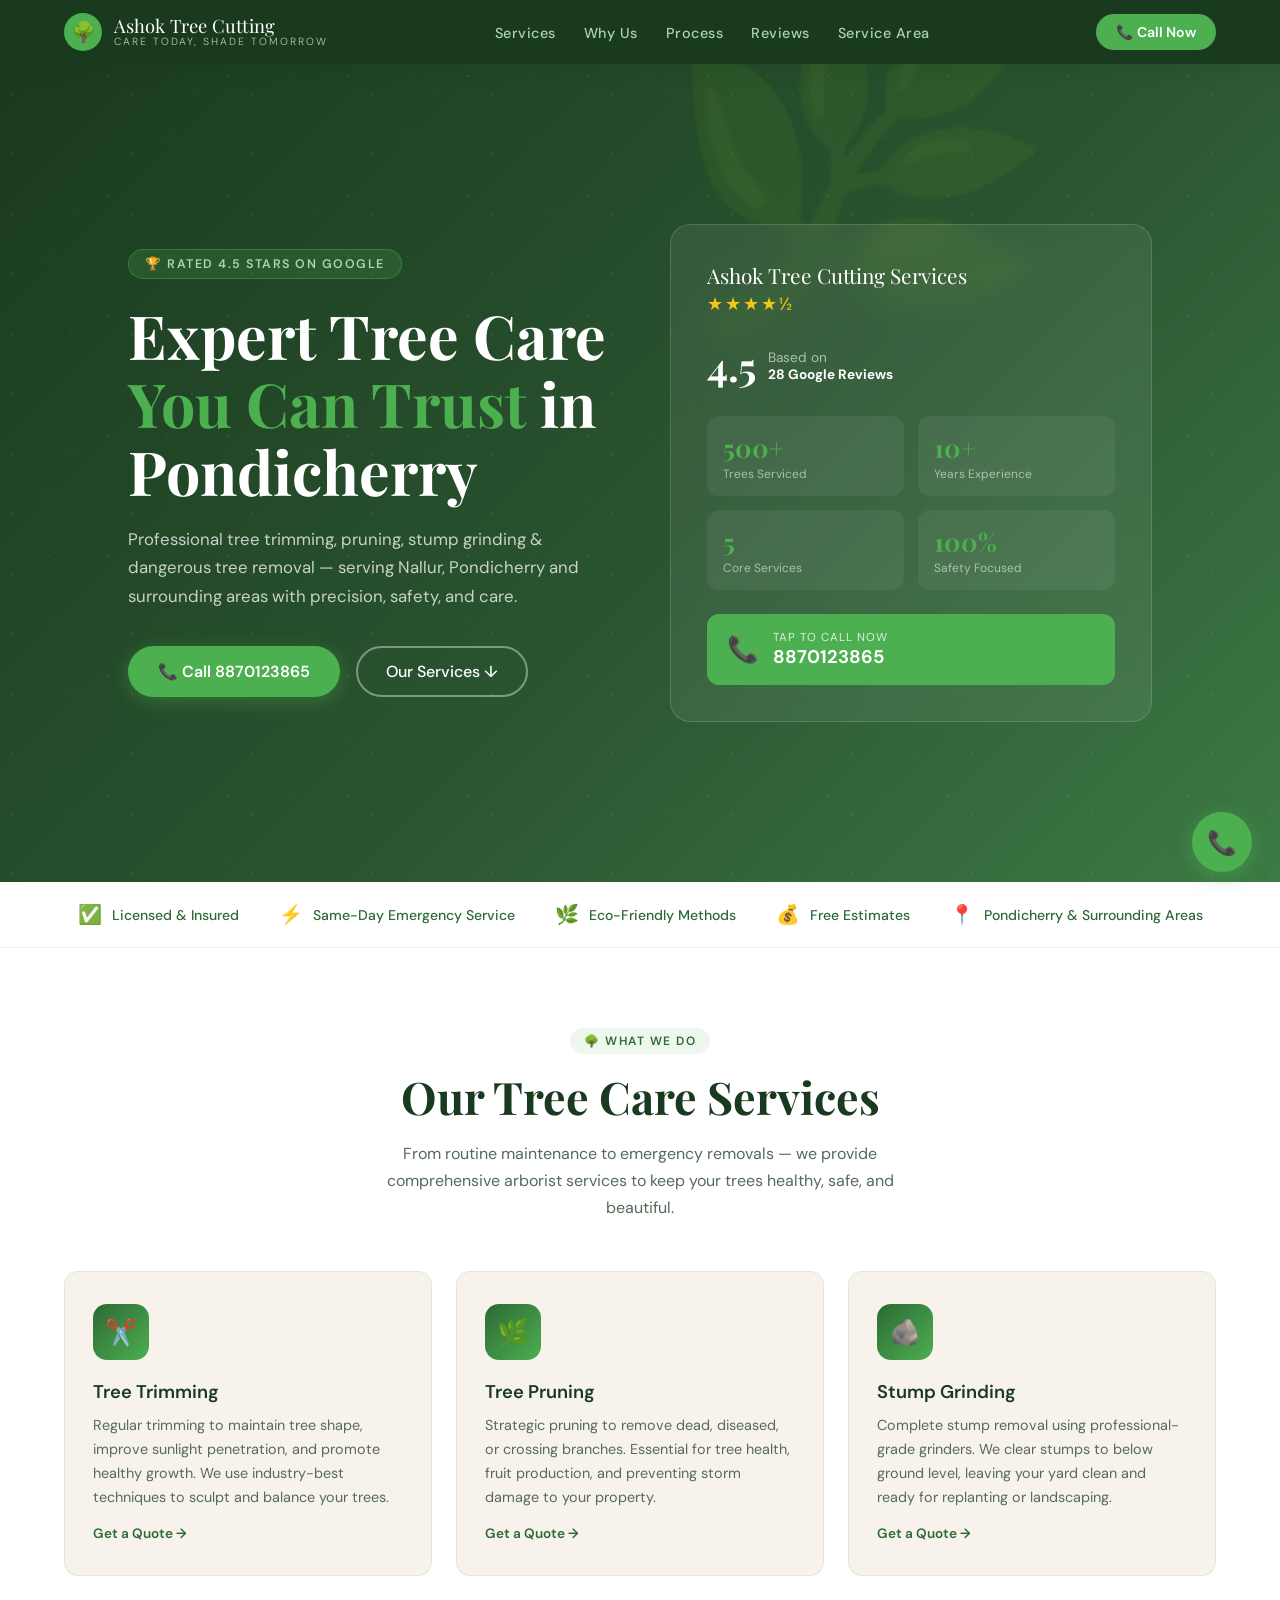
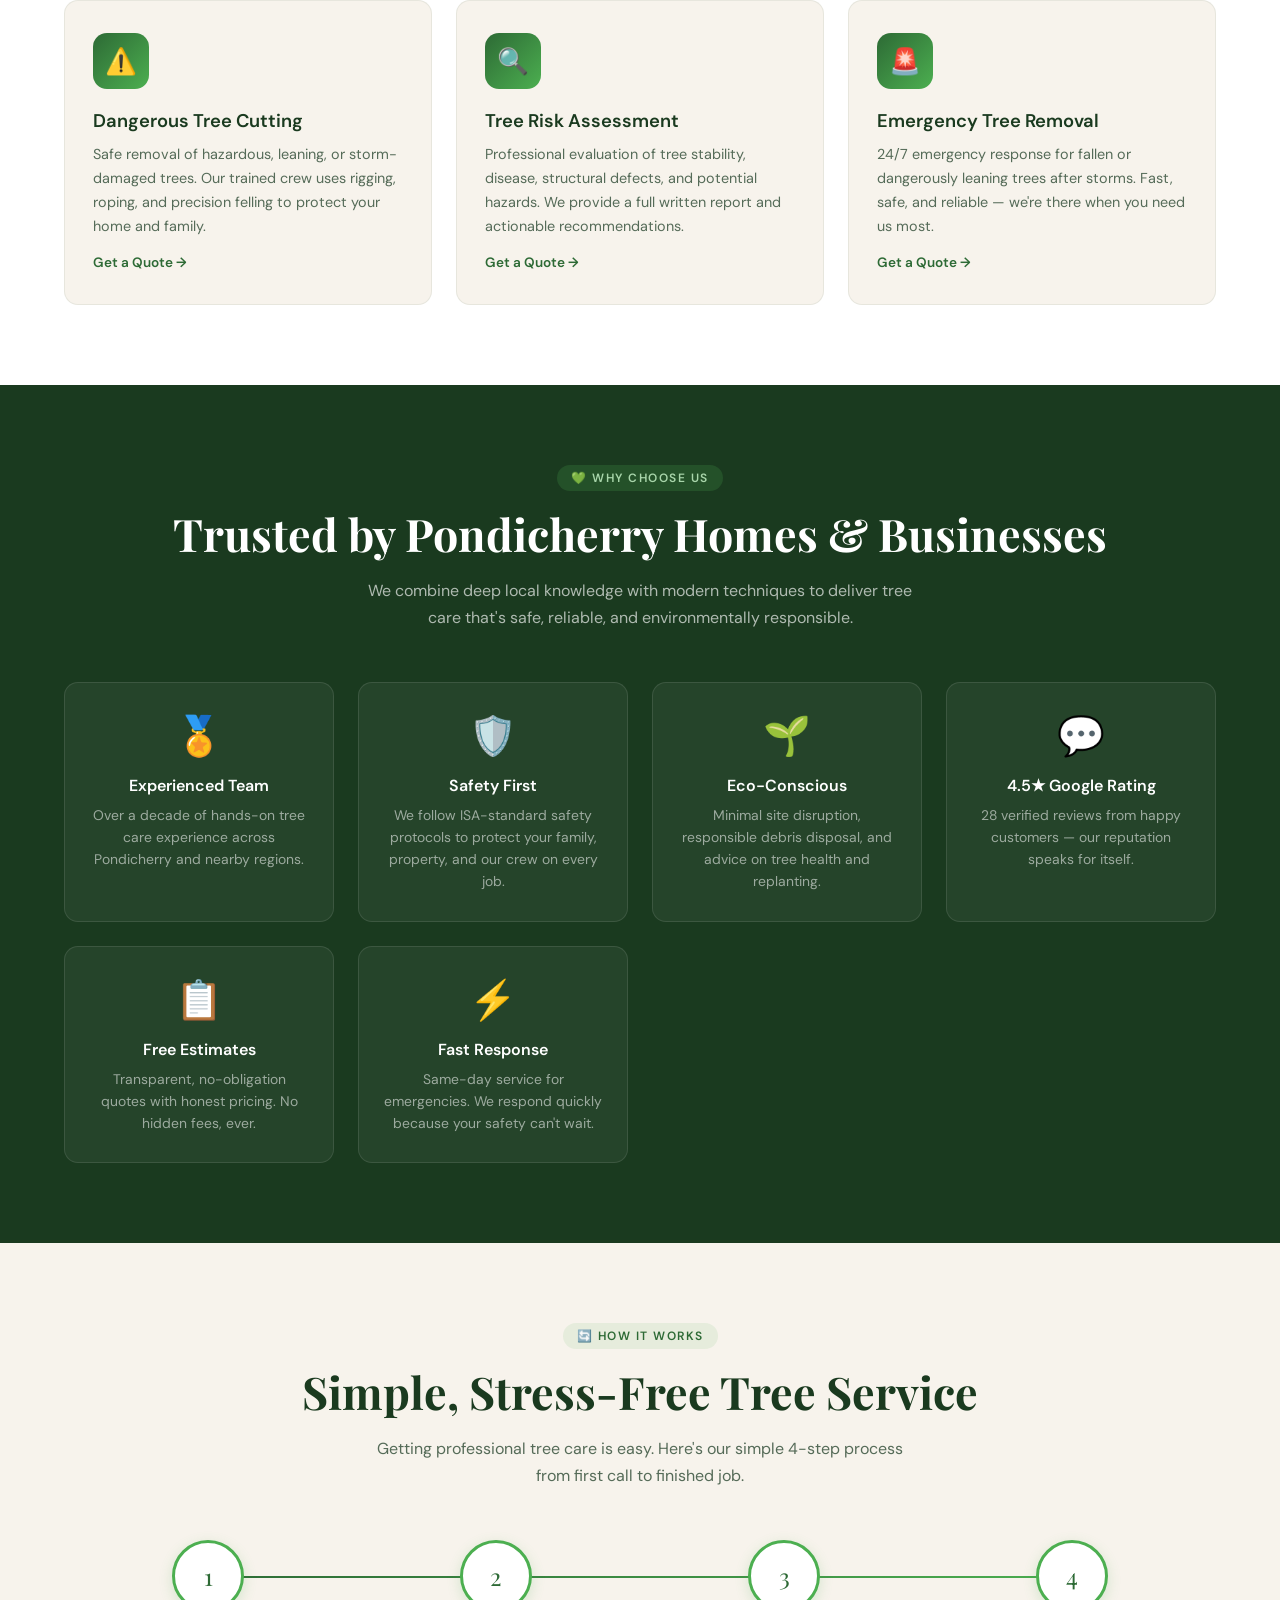
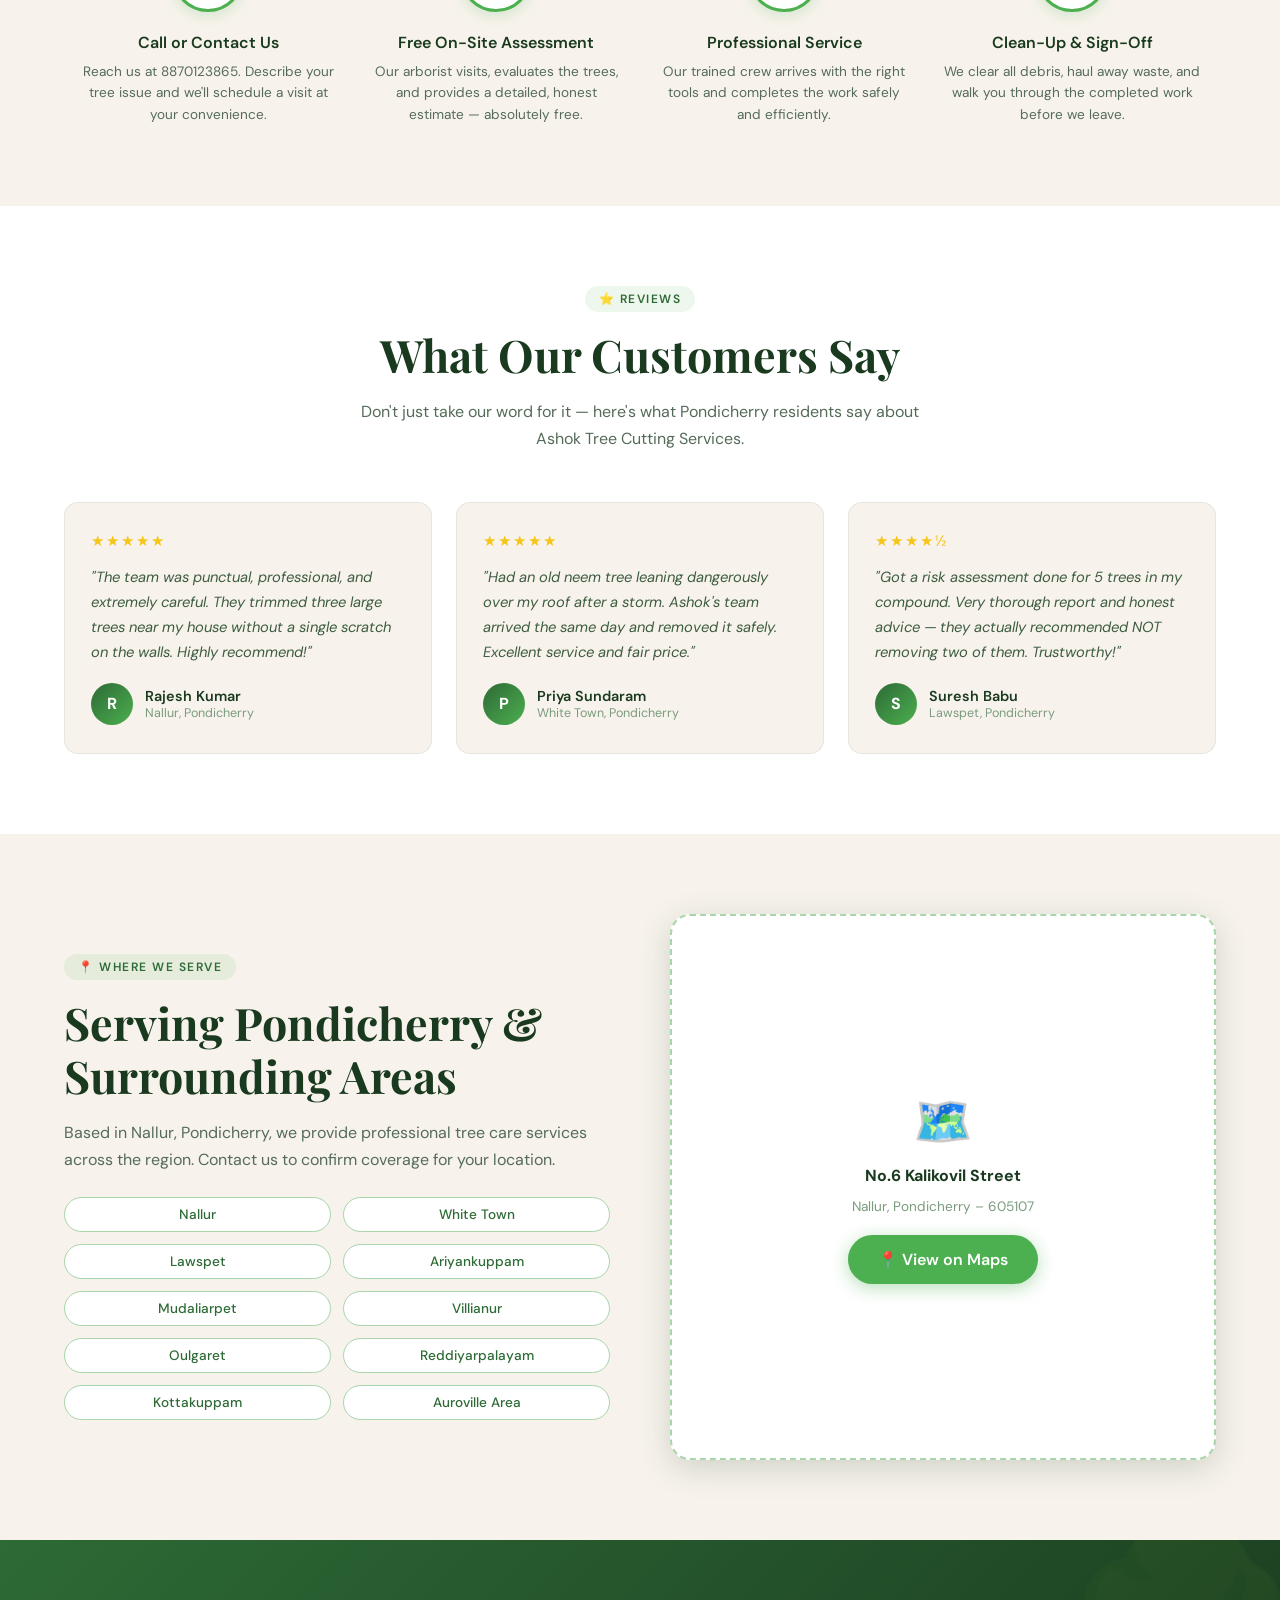
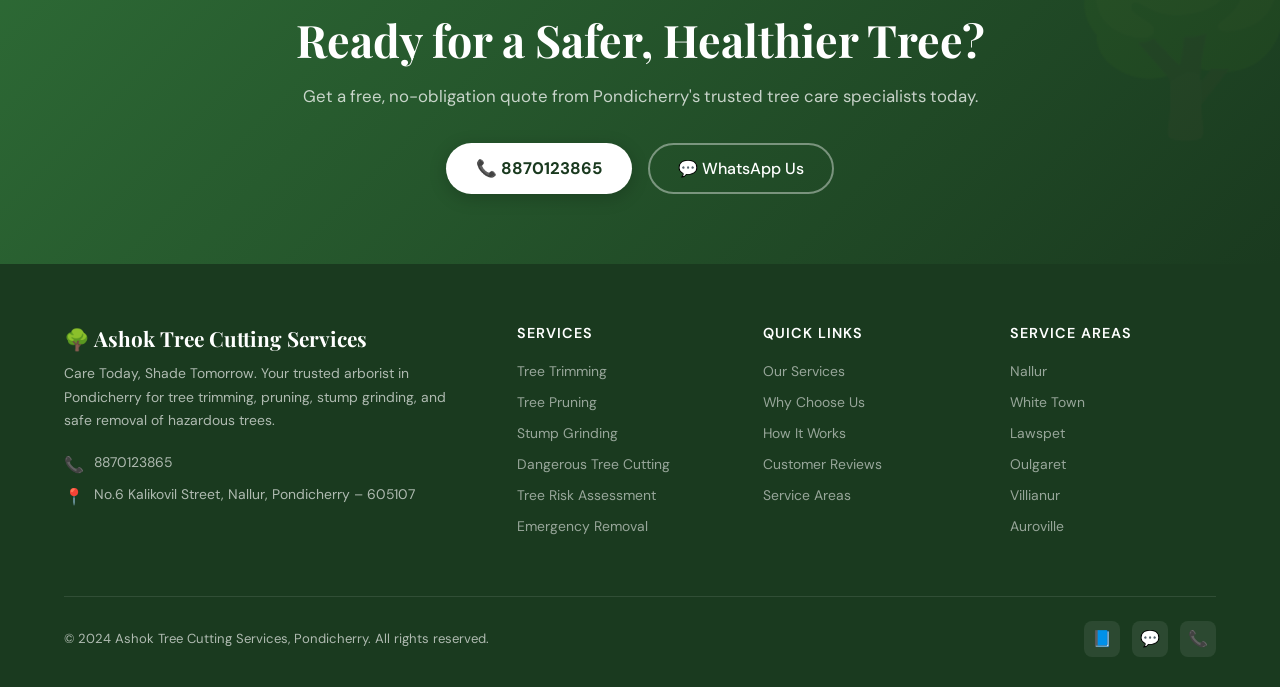
<file: .github/workflows/ashok-tree-cutting-services.html>
<!DOCTYPE html>
<html lang="en">
<head>
  <meta charset="UTF-8" />
  <meta name="viewport" content="width=device-width, initial-scale=1.0"/>
  <title>Ashok Tree Cutting Services | Professional Tree Care in Pondicherry</title>
  <meta name="description" content="Ashok Tree Cutting Services – Expert tree trimming, pruning, stump grinding, dangerous tree cutting & tree risk assessment in Pondicherry. Call 8870123865 for safe, reliable arborist services."/>
  <meta name="keywords" content="tree cutting Pondicherry, tree trimming, tree pruning, stump grinding, arborist, dangerous tree removal, tree risk assessment, tree service Nallur, Pondicherry tree care, tree felling, palm tree cutting"/>
  <meta name="robots" content="index, follow"/>
  <meta property="og:title" content="Ashok Tree Cutting Services | Pondicherry"/>
  <meta property="og:description" content="Care Today, Shade Tomorrow. Professional tree services in Pondicherry – trimming, pruning, removal & more."/>
  <meta property="og:type" content="website"/>
  <link rel="preconnect" href="https://fonts.googleapis.com"/>
  <link rel="preconnect" href="https://fonts.gstatic.com" crossorigin/>
  <link href="https://fonts.googleapis.com/css2?family=Playfair+Display:wght@700;900&family=DM+Sans:wght@300;400;500;600&display=swap" rel="stylesheet"/>
  <style>
    :root {
      --green-deep:   #1a3a1f;
      --green-mid:    #2d6a35;
      --green-bright: #4caf50;
      --green-light:  #a8d5aa;
      --cream:        #f7f3ec;
      --brown:        #5c3d1e;
      --bark:         #8b6340;
      --white:        #ffffff;
      --shadow:       rgba(26,58,31,0.18);
      --radius:       14px;
    }
    *, *::before, *::after { box-sizing: border-box; margin: 0; padding: 0; }
    html { scroll-behavior: smooth; }
    body {
      font-family: 'DM Sans', sans-serif;
      background: var(--cream);
      color: var(--green-deep);
      overflow-x: hidden;
    }

    /* ── NAV ── */
    nav {
      position: sticky; top: 0; z-index: 100;
      background: var(--green-deep);
      display: flex; align-items: center; justify-content: space-between;
      padding: 0 5vw;
      height: 64px;
      box-shadow: 0 2px 18px var(--shadow);
    }
    .nav-logo { display: flex; align-items: center; gap: 12px; text-decoration: none; }
    .nav-logo-icon {
      width: 38px; height: 38px; background: var(--green-bright);
      border-radius: 50%; display: flex; align-items: center; justify-content: center;
      font-size: 20px;
    }
    .nav-logo-text { font-family: 'Playfair Display', serif; font-size: 1.15rem; color: var(--white); line-height: 1.1; }
    .nav-logo-text span { display: block; font-family: 'DM Sans', sans-serif; font-size: 0.65rem; font-weight: 300; color: var(--green-light); letter-spacing: 2px; text-transform: uppercase; }
    .nav-links { display: flex; gap: 28px; list-style: none; }
    .nav-links a { color: var(--green-light); text-decoration: none; font-size: 0.9rem; font-weight: 500; letter-spacing: 0.5px; transition: color .2s; }
    .nav-links a:hover { color: var(--white); }
    .nav-cta {
      background: var(--green-bright); color: var(--white);
      border: none; padding: 9px 20px; border-radius: 50px; font-size: 0.88rem; font-weight: 600;
      cursor: pointer; text-decoration: none; transition: background .2s, transform .15s;
    }
    .nav-cta:hover { background: #3d9941; transform: scale(1.04); }
    .hamburger { display: none; flex-direction: column; gap: 5px; cursor: pointer; }
    .hamburger span { width: 24px; height: 2px; background: var(--white); border-radius: 2px; transition: .3s; }

    /* ── HERO ── */
    .hero {
      position: relative; min-height: 90vh;
      display: flex; align-items: center;
      overflow: hidden;
      background: linear-gradient(135deg, var(--green-deep) 0%, #2a5430 55%, #3d7a45 100%);
    }
    .hero-bg-pattern {
      position: absolute; inset: 0; opacity: 0.07;
      background-image: radial-gradient(circle at 20% 50%, #fff 1px, transparent 1px),
                        radial-gradient(circle at 80% 20%, #fff 1px, transparent 1px);
      background-size: 60px 60px;
    }
    .hero-leaves {
      position: absolute; right: -60px; top: -60px;
      width: 55vw; max-width: 680px;
      opacity: 0.13;
      font-size: 320px; line-height: 1;
      pointer-events: none;
      user-select: none;
    }
    .hero-content {
      position: relative; z-index: 2;
      max-width: 1200px; margin: 0 auto; padding: 80px 5vw 80px;
      display: grid; grid-template-columns: 1fr 1fr; gap: 60px; align-items: center;
    }
    .hero-badge {
      display: inline-flex; align-items: center; gap: 8px;
      background: rgba(76,175,80,0.2); border: 1px solid rgba(76,175,80,0.4);
      padding: 6px 16px; border-radius: 50px; margin-bottom: 22px;
      font-size: 0.78rem; font-weight: 600; letter-spacing: 1.5px; text-transform: uppercase;
      color: var(--green-light);
    }
    .hero h1 {
      font-family: 'Playfair Display', serif;
      font-size: clamp(2.2rem, 5vw, 3.8rem);
      color: var(--white); line-height: 1.12; margin-bottom: 20px;
    }
    .hero h1 em { font-style: normal; color: var(--green-bright); }
    .hero-desc { color: rgba(255,255,255,0.75); font-size: 1.05rem; line-height: 1.7; margin-bottom: 36px; }
    .hero-actions { display: flex; gap: 16px; flex-wrap: wrap; }
    .btn-primary {
      background: var(--green-bright); color: var(--white); border: none;
      padding: 14px 30px; border-radius: 50px; font-size: 1rem; font-weight: 600;
      cursor: pointer; text-decoration: none; display: inline-flex; align-items: center; gap: 8px;
      transition: background .2s, transform .15s, box-shadow .2s;
      box-shadow: 0 4px 18px rgba(76,175,80,0.4);
    }
    .btn-primary:hover { background: #3d9941; transform: translateY(-2px); box-shadow: 0 8px 28px rgba(76,175,80,0.45); }
    .btn-outline {
      background: transparent; color: var(--white);
      border: 2px solid rgba(255,255,255,0.4);
      padding: 13px 28px; border-radius: 50px; font-size: 1rem; font-weight: 500;
      cursor: pointer; text-decoration: none; display: inline-flex; align-items: center; gap: 8px;
      transition: border-color .2s, background .2s;
    }
    .btn-outline:hover { border-color: var(--white); background: rgba(255,255,255,0.08); }

    /* Hero stats card */
    .hero-card {
      background: rgba(255,255,255,0.07); backdrop-filter: blur(12px);
      border: 1px solid rgba(255,255,255,0.15); border-radius: 20px;
      padding: 36px; display: flex; flex-direction: column; gap: 24px;
    }
    .hero-card-title {
      font-family: 'Playfair Display', serif; font-size: 1.3rem; color: var(--white); margin-bottom: 4px;
    }
    .stars { color: #f5c518; font-size: 1.1rem; letter-spacing: 2px; }
    .rating-row { display: flex; align-items: center; gap: 12px; }
    .rating-num { font-size: 2.5rem; font-weight: 700; color: var(--white); font-family: 'Playfair Display', serif; }
    .rating-meta { color: rgba(255,255,255,0.6); font-size: 0.85rem; }
    .stat-grid { display: grid; grid-template-columns: 1fr 1fr; gap: 14px; }
    .stat-item { background: rgba(255,255,255,0.06); border-radius: 12px; padding: 14px 16px; }
    .stat-num { font-size: 1.6rem; font-weight: 700; color: var(--green-bright); font-family: 'Playfair Display', serif; }
    .stat-label { font-size: 0.75rem; color: rgba(255,255,255,0.55); margin-top: 2px; }
    .contact-quick {
      background: var(--green-bright); border-radius: 12px; padding: 16px 20px;
      display: flex; align-items: center; gap: 14px; text-decoration: none;
      transition: background .2s;
    }
    .contact-quick:hover { background: #3d9941; }
    .contact-quick-icon { font-size: 1.6rem; }
    .contact-quick-text { color: var(--white); }
    .contact-quick-text span { display: block; font-size: 0.72rem; opacity: 0.8; text-transform: uppercase; letter-spacing: 1px; }
    .contact-quick-text strong { font-size: 1.15rem; }

    /* ── TRUST BAR ── */
    .trust-bar {
      background: var(--white); padding: 20px 5vw;
      display: flex; align-items: center; justify-content: center; gap: 40px;
      border-bottom: 1px solid rgba(26,58,31,0.08);
      flex-wrap: wrap;
    }
    .trust-item { display: flex; align-items: center; gap: 10px; font-size: 0.88rem; font-weight: 500; color: var(--green-mid); }
    .trust-item .icon { font-size: 1.2rem; }

    /* ── SECTION COMMONS ── */
    section { padding: 80px 5vw; }
    .section-tag {
      display: inline-flex; align-items: center; gap: 8px;
      background: rgba(76,175,80,0.1); color: var(--green-mid);
      padding: 5px 14px; border-radius: 50px; font-size: 0.75rem; font-weight: 600;
      letter-spacing: 1.5px; text-transform: uppercase; margin-bottom: 16px;
    }
    .section-title {
      font-family: 'Playfair Display', serif;
      font-size: clamp(1.8rem, 3.5vw, 2.8rem); color: var(--green-deep); line-height: 1.2; margin-bottom: 16px;
    }
    .section-subtitle { font-size: 1rem; color: #556b58; line-height: 1.7; max-width: 560px; }
    .section-header { margin-bottom: 50px; }
    .section-header.centered { text-align: center; }
    .section-header.centered .section-subtitle { margin: 0 auto; }

    /* ── SERVICES ── */
    .services-bg { background: var(--white); }
    .services-grid { display: grid; grid-template-columns: repeat(auto-fit, minmax(280px, 1fr)); gap: 24px; }
    .service-card {
      background: var(--cream); border-radius: var(--radius);
      padding: 32px 28px; border: 1.5px solid rgba(26,58,31,0.07);
      transition: transform .22s, box-shadow .22s, border-color .22s;
      position: relative; overflow: hidden;
    }
    .service-card::before {
      content: ''; position: absolute; top: 0; left: 0; right: 0; height: 4px;
      background: linear-gradient(90deg, var(--green-mid), var(--green-bright));
      transform: scaleX(0); transform-origin: left; transition: transform .3s;
    }
    .service-card:hover { transform: translateY(-6px); box-shadow: 0 16px 40px var(--shadow); border-color: var(--green-light); }
    .service-card:hover::before { transform: scaleX(1); }
    .service-icon {
      width: 56px; height: 56px; border-radius: 14px;
      background: linear-gradient(135deg, var(--green-mid), var(--green-bright));
      display: flex; align-items: center; justify-content: center;
      font-size: 1.6rem; margin-bottom: 20px;
    }
    .service-card h3 { font-size: 1.15rem; font-weight: 600; color: var(--green-deep); margin-bottom: 10px; }
    .service-card p { font-size: 0.9rem; color: #556b58; line-height: 1.65; }
    .service-link {
      display: inline-flex; align-items: center; gap: 6px; margin-top: 16px;
      color: var(--green-mid); font-size: 0.85rem; font-weight: 600; text-decoration: none;
      transition: color .2s;
    }
    .service-link:hover { color: var(--green-bright); }

    /* ── WHY US ── */
    .whyus-bg { background: var(--green-deep); }
    .whyus-bg .section-title { color: var(--white); }
    .whyus-bg .section-subtitle { color: rgba(255,255,255,0.65); }
    .whyus-bg .section-tag { background: rgba(76,175,80,0.2); color: var(--green-light); }
    .whyus-grid { display: grid; grid-template-columns: repeat(auto-fit, minmax(220px, 1fr)); gap: 24px; }
    .whyus-card {
      background: rgba(255,255,255,0.05); border: 1px solid rgba(255,255,255,0.1);
      border-radius: var(--radius); padding: 28px 24px; text-align: center;
      transition: background .2s;
    }
    .whyus-card:hover { background: rgba(255,255,255,0.09); }
    .whyus-card .big-icon { font-size: 2.4rem; margin-bottom: 14px; }
    .whyus-card h4 { color: var(--white); font-size: 1rem; font-weight: 600; margin-bottom: 8px; }
    .whyus-card p { color: rgba(255,255,255,0.55); font-size: 0.87rem; line-height: 1.6; }

    /* ── PROCESS ── */
    .process-bg { background: var(--cream); }
    .process-steps { display: grid; grid-template-columns: repeat(auto-fit, minmax(200px, 1fr)); gap: 0; position: relative; }
    .process-steps::before {
      content: ''; position: absolute; top: 36px; left: 10%; right: 10%;
      height: 2px; background: linear-gradient(90deg, var(--green-mid), var(--green-bright));
      z-index: 0;
    }
    .process-step { text-align: center; padding: 0 16px; position: relative; z-index: 1; }
    .step-num {
      width: 72px; height: 72px; border-radius: 50%;
      background: var(--white); border: 3px solid var(--green-bright);
      display: flex; align-items: center; justify-content: center;
      font-family: 'Playfair Display', serif; font-size: 1.5rem; color: var(--green-mid);
      margin: 0 auto 20px; box-shadow: 0 4px 14px rgba(76,175,80,0.2);
    }
    .process-step h4 { font-size: 1rem; font-weight: 600; color: var(--green-deep); margin-bottom: 8px; }
    .process-step p { font-size: 0.85rem; color: #556b58; line-height: 1.6; }

    /* ── TESTIMONIALS ── */
    .testimonials-bg { background: var(--white); }
    .reviews-grid { display: grid; grid-template-columns: repeat(auto-fit, minmax(290px, 1fr)); gap: 24px; }
    .review-card {
      background: var(--cream); border-radius: var(--radius);
      padding: 28px 26px; border: 1px solid rgba(26,58,31,0.07);
      transition: box-shadow .2s;
    }
    .review-card:hover { box-shadow: 0 10px 30px var(--shadow); }
    .review-stars { color: #f5c518; font-size: 0.95rem; letter-spacing: 2px; margin-bottom: 14px; }
    .review-text { font-size: 0.92rem; color: #3d5c40; line-height: 1.7; font-style: italic; margin-bottom: 18px; }
    .reviewer { display: flex; align-items: center; gap: 12px; }
    .reviewer-avatar {
      width: 42px; height: 42px; border-radius: 50%;
      background: linear-gradient(135deg, var(--green-mid), var(--green-bright));
      display: flex; align-items: center; justify-content: center;
      color: var(--white); font-weight: 700; font-size: 1rem;
    }
    .reviewer-name { font-weight: 600; font-size: 0.9rem; color: var(--green-deep); }
    .reviewer-location { font-size: 0.78rem; color: #7a9b7d; }

    /* ── SERVICE AREA ── */
    .area-bg { background: var(--cream); }
    .area-grid { display: grid; grid-template-columns: 1fr 1fr; gap: 60px; align-items: center; }
    .area-map {
      background: var(--white); border-radius: 20px; overflow: hidden;
      box-shadow: 0 8px 32px var(--shadow); aspect-ratio: 1;
      display: flex; align-items: center; justify-content: center;
      flex-direction: column; gap: 12px; color: var(--green-mid);
      border: 2px dashed var(--green-light);
    }
    .area-map .map-icon { font-size: 3rem; }
    .area-map p { font-size: 0.85rem; color: #7a9b7d; }
    .area-list { display: grid; grid-template-columns: 1fr 1fr; gap: 12px; margin-top: 24px; }
    .area-tag {
      background: var(--white); border: 1.5px solid var(--green-light);
      border-radius: 50px; padding: 8px 16px; font-size: 0.85rem;
      color: var(--green-mid); font-weight: 500; text-align: center;
      transition: background .2s, color .2s;
    }
    .area-tag:hover { background: var(--green-bright); color: var(--white); border-color: var(--green-bright); }

    /* ── CTA BAND ── */
    .cta-band {
      background: linear-gradient(135deg, var(--green-mid), var(--green-deep));
      padding: 70px 5vw; text-align: center; position: relative; overflow: hidden;
    }
    .cta-band::before {
      content: '🌳'; position: absolute; font-size: 200px; opacity: 0.06;
      right: -30px; top: -40px; pointer-events: none;
    }
    .cta-band h2 {
      font-family: 'Playfair Display', serif; font-size: clamp(1.8rem, 3.5vw, 2.8rem);
      color: var(--white); margin-bottom: 16px;
    }
    .cta-band p { color: rgba(255,255,255,0.75); font-size: 1.05rem; margin-bottom: 36px; }
    .cta-actions { display: flex; gap: 16px; justify-content: center; flex-wrap: wrap; }
    .cta-phone {
      background: var(--white); color: var(--green-deep);
      padding: 14px 30px; border-radius: 50px; font-size: 1.05rem; font-weight: 700;
      text-decoration: none; display: inline-flex; align-items: center; gap: 10px;
      transition: transform .15s, box-shadow .2s;
      box-shadow: 0 4px 18px rgba(0,0,0,0.2);
    }
    .cta-phone:hover { transform: translateY(-2px); box-shadow: 0 8px 28px rgba(0,0,0,0.25); }

    /* ── FOOTER ── */
    footer {
      background: var(--green-deep); color: rgba(255,255,255,0.65);
      padding: 60px 5vw 30px;
    }
    .footer-grid { display: grid; grid-template-columns: 2fr 1fr 1fr 1fr; gap: 40px; margin-bottom: 50px; }
    .footer-brand h3 { font-family: 'Playfair Display', serif; font-size: 1.3rem; color: var(--white); margin-bottom: 10px; }
    .footer-brand p { font-size: 0.87rem; line-height: 1.7; margin-bottom: 20px; }
    .footer-contact-item { display: flex; align-items: flex-start; gap: 10px; font-size: 0.87rem; margin-bottom: 10px; }
    .footer-contact-item .ci-icon { font-size: 1rem; color: var(--green-bright); flex-shrink: 0; margin-top: 1px; }
    .footer-col h4 { color: var(--white); font-size: 0.9rem; font-weight: 600; letter-spacing: 1px; text-transform: uppercase; margin-bottom: 18px; }
    .footer-col ul { list-style: none; }
    .footer-col ul li { margin-bottom: 10px; }
    .footer-col ul li a { color: rgba(255,255,255,0.55); text-decoration: none; font-size: 0.87rem; transition: color .2s; }
    .footer-col ul li a:hover { color: var(--green-bright); }
    .footer-bottom {
      border-top: 1px solid rgba(255,255,255,0.1); padding-top: 24px;
      display: flex; justify-content: space-between; align-items: center; flex-wrap: gap;
      font-size: 0.82rem;
    }
    .social-links { display: flex; gap: 12px; }
    .social-link {
      width: 36px; height: 36px; background: rgba(255,255,255,0.08); border-radius: 8px;
      display: flex; align-items: center; justify-content: center; text-decoration: none;
      font-size: 1rem; transition: background .2s;
    }
    .social-link:hover { background: var(--green-bright); }

    /* ── FLOATING CALL ── */
    .float-call {
      position: fixed; bottom: 28px; right: 28px; z-index: 999;
      background: var(--green-bright); color: var(--white);
      width: 60px; height: 60px; border-radius: 50%;
      display: flex; align-items: center; justify-content: center;
      font-size: 1.5rem; text-decoration: none;
      box-shadow: 0 4px 20px rgba(76,175,80,0.5);
      animation: pulse 2s infinite;
    }
    @keyframes pulse {
      0%, 100% { box-shadow: 0 4px 20px rgba(76,175,80,0.5); }
      50% { box-shadow: 0 4px 36px rgba(76,175,80,0.8); }
    }

    /* ── RESPONSIVE ── */
    @media (max-width: 900px) {
      .hero-content { grid-template-columns: 1fr; gap: 40px; padding: 60px 5vw; }
      .hero-card { display: none; }
      .area-grid { grid-template-columns: 1fr; }
      .footer-grid { grid-template-columns: 1fr 1fr; }
      .process-steps::before { display: none; }
    }
    @media (max-width: 640px) {
      .nav-links, .nav-cta { display: none; }
      .hamburger { display: flex; }
      .trust-bar { gap: 20px; }
      .footer-grid { grid-template-columns: 1fr; }
      .footer-bottom { flex-direction: column; gap: 16px; text-align: center; }
      .reviews-grid { grid-template-columns: 1fr; }
    }

    /* ── FADE-IN ── */
    .fade-in { opacity: 0; transform: translateY(24px); transition: opacity .6s ease, transform .6s ease; }
    .fade-in.visible { opacity: 1; transform: none; }
  </style>
</head>
<body>

<!-- FLOATING CALL BUTTON -->
<a class="float-call" href="tel:8870123865" title="Call Now">📞</a>

<!-- NAV -->
<nav>
  <a class="nav-logo" href="#">
    <div class="nav-logo-icon">🌳</div>
    <div class="nav-logo-text">
      Ashok Tree Cutting
      <span>Care Today, Shade Tomorrow</span>
    </div>
  </a>
  <ul class="nav-links">
    <li><a href="#services">Services</a></li>
    <li><a href="#whyus">Why Us</a></li>
    <li><a href="#process">Process</a></li>
    <li><a href="#reviews">Reviews</a></li>
    <li><a href="#area">Service Area</a></li>
  </ul>
  <a class="nav-cta" href="tel:8870123865">📞 Call Now</a>
  <div class="hamburger" onclick="document.querySelector('.nav-links').style.display='flex'">
    <span></span><span></span><span></span>
  </div>
</nav>

<!-- HERO -->
<section class="hero">
  <div class="hero-bg-pattern"></div>
  <div class="hero-leaves">🌿</div>
  <div class="hero-content">
    <div class="hero-left fade-in">
      <div class="hero-badge">🏆 Rated 4.5 Stars on Google</div>
      <h1>Expert Tree Care <em>You Can Trust</em> in Pondicherry</h1>
      <p class="hero-desc">Professional tree trimming, pruning, stump grinding & dangerous tree removal — serving Nallur, Pondicherry and surrounding areas with precision, safety, and care.</p>
      <div class="hero-actions">
        <a class="btn-primary" href="tel:8870123865">📞 Call 8870123865</a>
        <a class="btn-outline" href="#services">Our Services ↓</a>
      </div>
    </div>
    <div class="hero-card fade-in">
      <div>
        <div class="hero-card-title">Ashok Tree Cutting Services</div>
        <div class="stars">★★★★½</div>
      </div>
      <div class="rating-row">
        <div class="rating-num">4.5</div>
        <div class="rating-meta">Based on<br/><strong style="color:#fff">28 Google Reviews</strong></div>
      </div>
      <div class="stat-grid">
        <div class="stat-item">
          <div class="stat-num">500+</div>
          <div class="stat-label">Trees Serviced</div>
        </div>
        <div class="stat-item">
          <div class="stat-num">10+</div>
          <div class="stat-label">Years Experience</div>
        </div>
        <div class="stat-item">
          <div class="stat-num">5</div>
          <div class="stat-label">Core Services</div>
        </div>
        <div class="stat-item">
          <div class="stat-num">100%</div>
          <div class="stat-label">Safety Focused</div>
        </div>
      </div>
      <a class="contact-quick" href="tel:8870123865">
        <div class="contact-quick-icon">📞</div>
        <div class="contact-quick-text">
          <span>Tap to call now</span>
          <strong>8870123865</strong>
        </div>
      </a>
    </div>
  </div>
</section>

<!-- TRUST BAR -->
<div class="trust-bar">
  <div class="trust-item"><span class="icon">✅</span> Licensed & Insured</div>
  <div class="trust-item"><span class="icon">⚡</span> Same-Day Emergency Service</div>
  <div class="trust-item"><span class="icon">🌿</span> Eco-Friendly Methods</div>
  <div class="trust-item"><span class="icon">💰</span> Free Estimates</div>
  <div class="trust-item"><span class="icon">📍</span> Pondicherry & Surrounding Areas</div>
</div>

<!-- SERVICES -->
<section id="services" class="services-bg">
  <div class="section-header centered fade-in">
    <div class="section-tag">🌳 What We Do</div>
    <h2 class="section-title">Our Tree Care Services</h2>
    <p class="section-subtitle">From routine maintenance to emergency removals — we provide comprehensive arborist services to keep your trees healthy, safe, and beautiful.</p>
  </div>
  <div class="services-grid fade-in">
    <div class="service-card">
      <div class="service-icon">✂️</div>
      <h3>Tree Trimming</h3>
      <p>Regular trimming to maintain tree shape, improve sunlight penetration, and promote healthy growth. We use industry-best techniques to sculpt and balance your trees.</p>
      <a class="service-link" href="tel:8870123865">Get a Quote →</a>
    </div>
    <div class="service-card">
      <div class="service-icon">🌿</div>
      <h3>Tree Pruning</h3>
      <p>Strategic pruning to remove dead, diseased, or crossing branches. Essential for tree health, fruit production, and preventing storm damage to your property.</p>
      <a class="service-link" href="tel:8870123865">Get a Quote →</a>
    </div>
    <div class="service-card">
      <div class="service-icon">🪨</div>
      <h3>Stump Grinding</h3>
      <p>Complete stump removal using professional-grade grinders. We clear stumps to below ground level, leaving your yard clean and ready for replanting or landscaping.</p>
      <a class="service-link" href="tel:8870123865">Get a Quote →</a>
    </div>
    <div class="service-card">
      <div class="service-icon">⚠️</div>
      <h3>Dangerous Tree Cutting</h3>
      <p>Safe removal of hazardous, leaning, or storm-damaged trees. Our trained crew uses rigging, roping, and precision felling to protect your home and family.</p>
      <a class="service-link" href="tel:8870123865">Get a Quote →</a>
    </div>
    <div class="service-card">
      <div class="service-icon">🔍</div>
      <h3>Tree Risk Assessment</h3>
      <p>Professional evaluation of tree stability, disease, structural defects, and potential hazards. We provide a full written report and actionable recommendations.</p>
      <a class="service-link" href="tel:8870123865">Get a Quote →</a>
    </div>
    <div class="service-card">
      <div class="service-icon">🚨</div>
      <h3>Emergency Tree Removal</h3>
      <p>24/7 emergency response for fallen or dangerously leaning trees after storms. Fast, safe, and reliable — we're there when you need us most.</p>
      <a class="service-link" href="tel:8870123865">Get a Quote →</a>
    </div>
  </div>
</section>

<!-- WHY US -->
<section id="whyus" class="whyus-bg">
  <div class="section-header centered fade-in">
    <div class="section-tag">💚 Why Choose Us</div>
    <h2 class="section-title">Trusted by Pondicherry Homes & Businesses</h2>
    <p class="section-subtitle">We combine deep local knowledge with modern techniques to deliver tree care that's safe, reliable, and environmentally responsible.</p>
  </div>
  <div class="whyus-grid fade-in">
    <div class="whyus-card">
      <div class="big-icon">🏅</div>
      <h4>Experienced Team</h4>
      <p>Over a decade of hands-on tree care experience across Pondicherry and nearby regions.</p>
    </div>
    <div class="whyus-card">
      <div class="big-icon">🛡️</div>
      <h4>Safety First</h4>
      <p>We follow ISA-standard safety protocols to protect your family, property, and our crew on every job.</p>
    </div>
    <div class="whyus-card">
      <div class="big-icon">🌱</div>
      <h4>Eco-Conscious</h4>
      <p>Minimal site disruption, responsible debris disposal, and advice on tree health and replanting.</p>
    </div>
    <div class="whyus-card">
      <div class="big-icon">💬</div>
      <h4>4.5★ Google Rating</h4>
      <p>28 verified reviews from happy customers — our reputation speaks for itself.</p>
    </div>
    <div class="whyus-card">
      <div class="big-icon">📋</div>
      <h4>Free Estimates</h4>
      <p>Transparent, no-obligation quotes with honest pricing. No hidden fees, ever.</p>
    </div>
    <div class="whyus-card">
      <div class="big-icon">⚡</div>
      <h4>Fast Response</h4>
      <p>Same-day service for emergencies. We respond quickly because your safety can't wait.</p>
    </div>
  </div>
</section>

<!-- PROCESS -->
<section id="process" class="process-bg">
  <div class="section-header centered fade-in">
    <div class="section-tag">🔄 How It Works</div>
    <h2 class="section-title">Simple, Stress-Free Tree Service</h2>
    <p class="section-subtitle">Getting professional tree care is easy. Here's our simple 4-step process from first call to finished job.</p>
  </div>
  <div class="process-steps fade-in">
    <div class="process-step">
      <div class="step-num">1</div>
      <h4>Call or Contact Us</h4>
      <p>Reach us at 8870123865. Describe your tree issue and we'll schedule a visit at your convenience.</p>
    </div>
    <div class="process-step">
      <div class="step-num">2</div>
      <h4>Free On-Site Assessment</h4>
      <p>Our arborist visits, evaluates the trees, and provides a detailed, honest estimate — absolutely free.</p>
    </div>
    <div class="process-step">
      <div class="step-num">3</div>
      <h4>Professional Service</h4>
      <p>Our trained crew arrives with the right tools and completes the work safely and efficiently.</p>
    </div>
    <div class="process-step">
      <div class="step-num">4</div>
      <h4>Clean-Up & Sign-Off</h4>
      <p>We clear all debris, haul away waste, and walk you through the completed work before we leave.</p>
    </div>
  </div>
</section>

<!-- REVIEWS -->
<section id="reviews" class="testimonials-bg">
  <div class="section-header centered fade-in">
    <div class="section-tag">⭐ Reviews</div>
    <h2 class="section-title">What Our Customers Say</h2>
    <p class="section-subtitle">Don't just take our word for it — here's what Pondicherry residents say about Ashok Tree Cutting Services.</p>
  </div>
  <div class="reviews-grid fade-in">
    <div class="review-card">
      <div class="review-stars">★★★★★</div>
      <p class="review-text">"The team was punctual, professional, and extremely careful. They trimmed three large trees near my house without a single scratch on the walls. Highly recommend!"</p>
      <div class="reviewer">
        <div class="reviewer-avatar">R</div>
        <div>
          <div class="reviewer-name">Rajesh Kumar</div>
          <div class="reviewer-location">Nallur, Pondicherry</div>
        </div>
      </div>
    </div>
    <div class="review-card">
      <div class="review-stars">★★★★★</div>
      <p class="review-text">"Had an old neem tree leaning dangerously over my roof after a storm. Ashok's team arrived the same day and removed it safely. Excellent service and fair price."</p>
      <div class="reviewer">
        <div class="reviewer-avatar">P</div>
        <div>
          <div class="reviewer-name">Priya Sundaram</div>
          <div class="reviewer-location">White Town, Pondicherry</div>
        </div>
      </div>
    </div>
    <div class="review-card">
      <div class="review-stars">★★★★½</div>
      <p class="review-text">"Got a risk assessment done for 5 trees in my compound. Very thorough report and honest advice — they actually recommended NOT removing two of them. Trustworthy!"</p>
      <div class="reviewer">
        <div class="reviewer-avatar">S</div>
        <div>
          <div class="reviewer-name">Suresh Babu</div>
          <div class="reviewer-location">Lawspet, Pondicherry</div>
        </div>
      </div>
    </div>
  </div>
</section>

<!-- SERVICE AREA -->
<section id="area" class="area-bg">
  <div class="area-grid fade-in">
    <div>
      <div class="section-tag">📍 Where We Serve</div>
      <h2 class="section-title">Serving Pondicherry & Surrounding Areas</h2>
      <p class="section-subtitle">Based in Nallur, Pondicherry, we provide professional tree care services across the region. Contact us to confirm coverage for your location.</p>
      <div class="area-list">
        <div class="area-tag">Nallur</div>
        <div class="area-tag">White Town</div>
        <div class="area-tag">Lawspet</div>
        <div class="area-tag">Ariyankuppam</div>
        <div class="area-tag">Mudaliarpet</div>
        <div class="area-tag">Villianur</div>
        <div class="area-tag">Oulgaret</div>
        <div class="area-tag">Reddiyarpalayam</div>
        <div class="area-tag">Kottakuppam</div>
        <div class="area-tag">Auroville Area</div>
      </div>
    </div>
    <div class="area-map">
      <div class="map-icon">🗺️</div>
      <strong style="color:var(--green-deep);font-size:1rem">No.6 Kalikovil Street</strong>
      <p>Nallur, Pondicherry – 605107</p>
      <a class="btn-primary" style="margin-top:8px" href="https://maps.google.com/?q=No.6+Kalikovil+Street+Nallur+Pondicherry+605107" target="_blank" rel="noopener">📍 View on Maps</a>
    </div>
  </div>
</section>

<!-- CTA BAND -->
<section class="cta-band">
  <h2>Ready for a Safer, Healthier Tree?</h2>
  <p>Get a free, no-obligation quote from Pondicherry's trusted tree care specialists today.</p>
  <div class="cta-actions">
    <a class="cta-phone" href="tel:8870123865">📞 8870123865</a>
    <a class="btn-outline" href="https://wa.me/918870123865" target="_blank" rel="noopener">💬 WhatsApp Us</a>
  </div>
</section>

<!-- FOOTER -->
<footer>
  <div class="footer-grid">
    <div class="footer-brand">
      <h3>🌳 Ashok Tree Cutting Services</h3>
      <p>Care Today, Shade Tomorrow. Your trusted arborist in Pondicherry for tree trimming, pruning, stump grinding, and safe removal of hazardous trees.</p>
      <div class="footer-contact-item"><span class="ci-icon">📞</span><span>8870123865</span></div>
      <div class="footer-contact-item"><span class="ci-icon">📍</span><span>No.6 Kalikovil Street, Nallur, Pondicherry – 605107</span></div>
    </div>
    <div class="footer-col">
      <h4>Services</h4>
      <ul>
        <li><a href="#services">Tree Trimming</a></li>
        <li><a href="#services">Tree Pruning</a></li>
        <li><a href="#services">Stump Grinding</a></li>
        <li><a href="#services">Dangerous Tree Cutting</a></li>
        <li><a href="#services">Tree Risk Assessment</a></li>
        <li><a href="#services">Emergency Removal</a></li>
      </ul>
    </div>
    <div class="footer-col">
      <h4>Quick Links</h4>
      <ul>
        <li><a href="#services">Our Services</a></li>
        <li><a href="#whyus">Why Choose Us</a></li>
        <li><a href="#process">How It Works</a></li>
        <li><a href="#reviews">Customer Reviews</a></li>
        <li><a href="#area">Service Areas</a></li>
      </ul>
    </div>
    <div class="footer-col">
      <h4>Service Areas</h4>
      <ul>
        <li><a href="#area">Nallur</a></li>
        <li><a href="#area">White Town</a></li>
        <li><a href="#area">Lawspet</a></li>
        <li><a href="#area">Oulgaret</a></li>
        <li><a href="#area">Villianur</a></li>
        <li><a href="#area">Auroville</a></li>
      </ul>
    </div>
  </div>
  <div class="footer-bottom">
    <div>© 2024 Ashok Tree Cutting Services, Pondicherry. All rights reserved.</div>
    <div class="social-links">
      <a class="social-link" href="#" title="Facebook">📘</a>
      <a class="social-link" href="https://wa.me/918870123865" title="WhatsApp">💬</a>
      <a class="social-link" href="tel:8870123865" title="Call">📞</a>
    </div>
  </div>
</footer>

<script>
  // Intersection observer for fade-in
  const observer = new IntersectionObserver((entries) => {
    entries.forEach(e => {
      if (e.isIntersecting) { e.target.classList.add('visible'); observer.unobserve(e.target); }
    });
  }, { threshold: 0.12 });
  document.querySelectorAll('.fade-in').forEach(el => observer.observe(el));
</script>

</body>
</html>
</file>
<file: style.css>
:root {
      --green-deep:   #1a3a1f;
      --green-mid:    #2d6a35;
      --green-bright: #4caf50;
      --green-light:  #a8d5aa;
      --cream:        #f7f3ec;
      --white:        #ffffff;
      --shadow:       rgba(26,58,31,0.18);
      --radius:       14px;
    }
    *, *::before, *::after { box-sizing: border-box; margin: 0; padding: 0; }
    html { scroll-behavior: smooth; }
    body { font-family: 'DM Sans', sans-serif; background: var(--cream); color: var(--green-deep); overflow-x: hidden; }

    /* ── NAV ── */
    nav {
      position: sticky; top: 0; z-index: 100;
      background: var(--green-deep);
      display: flex; align-items: center; justify-content: space-between;
      padding: 0 5vw; height: 64px;
      box-shadow: 0 2px 18px var(--shadow);
    }
    .nav-logo { display: flex; align-items: center; gap: 12px; text-decoration: none; }
    .nav-logo-icon { width: 38px; height: 38px; background: var(--green-bright); border-radius: 50%; display: flex; align-items: center; justify-content: center; font-size: 20px; }
    .nav-logo-text { font-family: 'Playfair Display', serif; font-size: 1.15rem; color: var(--white); line-height: 1.1; }
    .nav-logo-text span { display: block; font-family: 'DM Sans', sans-serif; font-size: 0.65rem; font-weight: 300; color: var(--green-light); letter-spacing: 2px; text-transform: uppercase; }
    .nav-links { display: flex; gap: 28px; list-style: none; }
    .nav-links a { color: var(--green-light); text-decoration: none; font-size: 0.9rem; font-weight: 500; letter-spacing: 0.5px; transition: color .2s; }
    .nav-links a:hover { color: var(--white); }
    .nav-cta { background: var(--green-bright); color: var(--white); border: none; padding: 9px 20px; border-radius: 50px; font-size: 0.88rem; font-weight: 600; cursor: pointer; text-decoration: none; transition: background .2s, transform .15s; }
    .nav-cta:hover { background: #3d9941; transform: scale(1.04); }
    .hamburger { display: none; flex-direction: column; gap: 5px; cursor: pointer; background: none; border: none; padding: 4px; }
    .hamburger span { width: 24px; height: 2px; background: var(--white); border-radius: 2px; display: block; transition: .3s; }

    /* ── IMAGE SLIDER ── */
    .slider-section { position: relative; background: var(--green-deep); overflow: hidden; }
    .slider-wrap { position: relative; width: 100%; aspect-ratio: 16/6; min-height: 260px; max-height: 520px; }
    .slide { position: absolute; inset: 0; opacity: 0; transition: opacity .7s ease; display: flex; align-items: flex-end; }
    .slide.active { opacity: 1; }
    .slide-bg { position: absolute; inset: 0; background-size: cover; background-position: center; }
    .slide-bg::after { content: ''; position: absolute; inset: 0; background: linear-gradient(to top, rgba(10,30,12,0.82) 0%, rgba(10,30,12,0.25) 60%, transparent 100%); }
    .slide-caption { position: relative; z-index: 2; padding: 28px 5vw 32px; max-width: 700px; }
    .slide-caption h2 { font-family: 'Playfair Display', serif; font-size: clamp(1.2rem, 3vw, 2rem); color: var(--white); margin-bottom: 6px; }
    .slide-caption p { font-size: 0.92rem; color: rgba(255,255,255,0.75); }
    .slider-btn { position: absolute; top: 50%; transform: translateY(-50%); z-index: 10; background: rgba(255,255,255,0.15); backdrop-filter: blur(6px); border: 1px solid rgba(255,255,255,0.25); color: var(--white); width: 44px; height: 44px; border-radius: 50%; font-size: 1.1rem; cursor: pointer; display: flex; align-items: center; justify-content: center; transition: background .2s; }
    .slider-btn:hover { background: var(--green-bright); }
    .slider-btn.prev { left: 16px; }
    .slider-btn.next { right: 16px; }
    .slider-dots { position: absolute; bottom: 14px; right: 5vw; display: flex; gap: 8px; z-index: 10; }
    .dot { width: 8px; height: 8px; border-radius: 50%; background: rgba(255,255,255,0.35); cursor: pointer; transition: background .2s, transform .2s; border: none; padding: 0; }
    .dot.active { background: var(--green-bright); transform: scale(1.3); }
 
    /* Slide background images using Unsplash tree photos */
    .slide-1 .slide-bg { background-image: url('images/tree-cutting-pondicherry.jpg'); }
    .slide-2 .slide-bg { background-image: url('images/tree-cutting-trimming-service.png'); }
    .slide-3 .slide-bg { background-image: url('images/emergency-tree-removal.jpg'); }
    .slide-4 .slide-bg { background-image: url('images/tree-cutting-near-me.jpg'); }
    .slide-5 .slide-bg { background-image: url('https://images.unsplash.com/photo-1448375240586-882707db888b?w=1400&q=80&fit=crop'); }

    /* ── HERO ── */
    .hero { position: relative; min-height: 88vh; display: flex; align-items: center; overflow: hidden; background: linear-gradient(135deg, var(--green-deep) 0%, #2a5430 55%, #3d7a45 100%); }
    .hero-bg-pattern { position: absolute; inset: 0; opacity: 0.07; background-image: radial-gradient(circle at 20% 50%, #fff 1px, transparent 1px), radial-gradient(circle at 80% 20%, #fff 1px, transparent 1px); background-size: 60px 60px; }
    .hero-leaves { position: absolute; right: -60px; top: -60px; width: 55vw; max-width: 680px; opacity: 0.13; font-size: 320px; line-height: 1; pointer-events: none; user-select: none; }
    .hero-content { position: relative; z-index: 2; max-width: 1200px; margin: 0 auto; padding: 80px 5vw; display: grid; grid-template-columns: 1fr 1fr; gap: 60px; align-items: center; }
    .hero-badge { display: inline-flex; align-items: center; gap: 8px; background: rgba(76,175,80,0.2); border: 1px solid rgba(76,175,80,0.4); padding: 6px 16px; border-radius: 50px; margin-bottom: 22px; font-size: 0.78rem; font-weight: 600; letter-spacing: 1.5px; text-transform: uppercase; color: var(--green-light); }
    .hero h1 { font-family: 'Playfair Display', serif; font-size: clamp(2rem, 4.5vw, 3.6rem); color: var(--white); line-height: 1.12; margin-bottom: 20px; }
    .hero h1 em { font-style: normal; color: var(--green-bright); }
    .hero-desc { color: rgba(255,255,255,0.75); font-size: 1.05rem; line-height: 1.7; margin-bottom: 36px; }
    .hero-actions { display: flex; gap: 16px; flex-wrap: wrap; }
    .btn-primary { background: var(--green-bright); color: var(--white); border: none; padding: 14px 30px; border-radius: 50px; font-size: 1rem; font-weight: 600; cursor: pointer; text-decoration: none; display: inline-flex; align-items: center; gap: 8px; transition: background .2s, transform .15s, box-shadow .2s; box-shadow: 0 4px 18px rgba(76,175,80,0.4); }
    .btn-primary:hover { background: #3d9941; transform: translateY(-2px); box-shadow: 0 8px 28px rgba(76,175,80,0.45); }
    .btn-outline { background: transparent; color: var(--white); border: 2px solid rgba(255,255,255,0.4); padding: 13px 28px; border-radius: 50px; font-size: 1rem; font-weight: 500; cursor: pointer; text-decoration: none; display: inline-flex; align-items: center; gap: 8px; transition: border-color .2s, background .2s; }
    .btn-outline:hover { border-color: var(--white); background: rgba(255,255,255,0.08); }

    .hero-card { background: rgba(255,255,255,0.07); backdrop-filter: blur(12px); border: 1px solid rgba(255,255,255,0.15); border-radius: 20px; padding: 36px; display: flex; flex-direction: column; gap: 24px; }
    .hero-card-title { font-family: 'Playfair Display', serif; font-size: 1.3rem; color: var(--white); margin-bottom: 4px; }
    .stars { color: #f5c518; font-size: 1.1rem; letter-spacing: 2px; }
    .rating-row { display: flex; align-items: center; gap: 12px; }
    .rating-num { font-size: 2.5rem; font-weight: 700; color: var(--white); font-family: 'Playfair Display', serif; }
    .rating-meta { color: rgba(255,255,255,0.6); font-size: 0.85rem; }
    .stat-grid { display: grid; grid-template-columns: 1fr 1fr; gap: 14px; }
    .stat-item { background: rgba(255,255,255,0.06); border-radius: 12px; padding: 14px 16px; }
    .stat-num { font-size: 1.6rem; font-weight: 700; color: var(--green-bright); font-family: 'Playfair Display', serif; }
    .stat-label { font-size: 0.75rem; color: rgba(255,255,255,0.55); margin-top: 2px; }
    .contact-quick { background: var(--green-bright); border-radius: 12px; padding: 16px 20px; display: flex; align-items: center; gap: 14px; text-decoration: none; transition: background .2s; }
    .contact-quick:hover { background: #3d9941; }
    .contact-quick-icon { font-size: 1.6rem; }
    .contact-quick-text { color: var(--white); }
    .contact-quick-text span { display: block; font-size: 0.72rem; opacity: 0.8; text-transform: uppercase; letter-spacing: 1px; }
    .contact-quick-text strong { font-size: 1.15rem; }

    /* ── TRUST BAR ── */
    .trust-bar { background: var(--white); padding: 20px 5vw; display: flex; align-items: center; justify-content: center; gap: 40px; border-bottom: 1px solid rgba(26,58,31,0.08); flex-wrap: wrap; }
    .trust-item { display: flex; align-items: center; gap: 10px; font-size: 0.88rem; font-weight: 500; color: var(--green-mid); }

    /* ── SECTIONS ── */
    section { padding: 80px 5vw; }
    .section-tag { display: inline-flex; align-items: center; gap: 8px; background: rgba(76,175,80,0.1); color: var(--green-mid); padding: 5px 14px; border-radius: 50px; font-size: 0.75rem; font-weight: 600; letter-spacing: 1.5px; text-transform: uppercase; margin-bottom: 16px; }
    .section-title { font-family: 'Playfair Display', serif; font-size: clamp(1.8rem, 3.5vw, 2.8rem); color: var(--green-deep); line-height: 1.2; margin-bottom: 16px; }
    .section-subtitle { font-size: 1rem; color: #556b58; line-height: 1.7; max-width: 560px; }
    .section-header { margin-bottom: 50px; }
    .section-header.centered { text-align: center; }
    .section-header.centered .section-subtitle { margin: 0 auto; }

    /* ── SERVICES ── */
    .services-bg { background: var(--white); }
    .services-grid { display: grid; grid-template-columns: repeat(auto-fit, minmax(280px, 1fr)); gap: 24px; }
    .service-card { background: var(--cream); border-radius: var(--radius); padding: 32px 28px; border: 1.5px solid rgba(26,58,31,0.07); transition: transform .22s, box-shadow .22s, border-color .22s; position: relative; overflow: hidden; }
    .service-card::before { content: ''; position: absolute; top: 0; left: 0; right: 0; height: 4px; background: linear-gradient(90deg, var(--green-mid), var(--green-bright)); transform: scaleX(0); transform-origin: left; transition: transform .3s; }
    .service-card:hover { transform: translateY(-6px); box-shadow: 0 16px 40px var(--shadow); border-color: var(--green-light); }
    .service-card:hover::before { transform: scaleX(1); }
    .service-icon { width: 56px; height: 56px; border-radius: 14px; background: linear-gradient(135deg, var(--green-mid), var(--green-bright)); display: flex; align-items: center; justify-content: center; font-size: 1.6rem; margin-bottom: 20px; }
    .service-card h3 { font-size: 1.15rem; font-weight: 600; color: var(--green-deep); margin-bottom: 10px; }
    .service-card p { font-size: 0.9rem; color: #556b58; line-height: 1.65; }
    .service-link { display: inline-flex; align-items: center; gap: 6px; margin-top: 16px; color: var(--green-mid); font-size: 0.85rem; font-weight: 600; text-decoration: none; transition: color .2s; }
    .service-link:hover { color: var(--green-bright); }

    /* ── WHY US ── */
    .whyus-bg { background: var(--green-deep); }
    .whyus-bg .section-title { color: var(--white); }
    .whyus-bg .section-subtitle { color: rgba(255,255,255,0.65); }
    .whyus-bg .section-tag { background: rgba(76,175,80,0.2); color: var(--green-light); }
    .whyus-grid { display: grid; grid-template-columns: repeat(auto-fit, minmax(220px, 1fr)); gap: 24px; }
    .whyus-card { background: rgba(255,255,255,0.05); border: 1px solid rgba(255,255,255,0.1); border-radius: var(--radius); padding: 28px 24px; text-align: center; transition: background .2s; }
    .whyus-card:hover { background: rgba(255,255,255,0.09); }
    .whyus-card .big-icon { font-size: 2.4rem; margin-bottom: 14px; }
    .whyus-card h4 { color: var(--white); font-size: 1rem; font-weight: 600; margin-bottom: 8px; }
    .whyus-card p { color: rgba(255,255,255,0.55); font-size: 0.87rem; line-height: 1.6; }

    /* ── PROCESS ── */
    .process-bg { background: var(--cream); }
    .process-steps { display: grid; grid-template-columns: repeat(auto-fit, minmax(200px, 1fr)); gap: 0; position: relative; }
    .process-steps::before { content: ''; position: absolute; top: 36px; left: 10%; right: 10%; height: 2px; background: linear-gradient(90deg, var(--green-mid), var(--green-bright)); z-index: 0; }
    .process-step { text-align: center; padding: 0 16px; position: relative; z-index: 1; }
    .step-num { width: 72px; height: 72px; border-radius: 50%; background: var(--white); border: 3px solid var(--green-bright); display: flex; align-items: center; justify-content: center; font-family: 'Playfair Display', serif; font-size: 1.5rem; color: var(--green-mid); margin: 0 auto 20px; box-shadow: 0 4px 14px rgba(76,175,80,0.2); }
    .process-step h4 { font-size: 1rem; font-weight: 600; color: var(--green-deep); margin-bottom: 8px; }
    .process-step p { font-size: 0.85rem; color: #556b58; line-height: 1.6; }

    /* ── REVIEWS ── */
    .testimonials-bg { background: var(--white); }
    .reviews-grid { display: grid; grid-template-columns: repeat(auto-fit, minmax(290px, 1fr)); gap: 24px; }
    .review-card { background: var(--cream); border-radius: var(--radius); padding: 28px 26px; border: 1px solid rgba(26,58,31,0.07); transition: box-shadow .2s; }
    .review-card:hover { box-shadow: 0 10px 30px var(--shadow); }
    .review-stars { color: #f5c518; font-size: 0.95rem; letter-spacing: 2px; margin-bottom: 14px; }
    .review-text { font-size: 0.92rem; color: #3d5c40; line-height: 1.7; font-style: italic; margin-bottom: 18px; }
    .reviewer { display: flex; align-items: center; gap: 12px; }
    .reviewer-avatar { width: 42px; height: 42px; border-radius: 50%; background: linear-gradient(135deg, var(--green-mid), var(--green-bright)); display: flex; align-items: center; justify-content: center; color: var(--white); font-weight: 700; font-size: 1rem; }
    .reviewer-name { font-weight: 600; font-size: 0.9rem; color: var(--green-deep); }
    .reviewer-location { font-size: 0.78rem; color: #7a9b7d; }

    /* ── FAQ ── */
    .faq-bg { background: var(--cream); }
    .faq-list { max-width: 800px; margin: 0 auto; }
    .faq-item { border: 1px solid rgba(26,58,31,0.1); border-radius: var(--radius); margin-bottom: 12px; overflow: hidden; background: var(--white); }
    .faq-q { width: 100%; text-align: left; padding: 18px 22px; font-size: 0.97rem; font-weight: 600; color: var(--green-deep); background: none; border: none; cursor: pointer; display: flex; justify-content: space-between; align-items: center; gap: 12px; }
    .faq-q .faq-arrow { font-size: 1.1rem; color: var(--green-mid); transition: transform .3s; flex-shrink: 0; }
    .faq-q[aria-expanded="true"] .faq-arrow { transform: rotate(180deg); }
    .faq-a { max-height: 0; overflow: hidden; transition: max-height .35s ease, padding .3s; padding: 0 22px; font-size: 0.9rem; color: #556b58; line-height: 1.7; }
    .faq-a.open { max-height: 300px; padding: 0 22px 18px; }

    /* ── SERVICE AREA ── */
    .area-bg { background: var(--cream); }
    .area-grid { display: grid; grid-template-columns: 1fr 1fr; gap: 60px; align-items: center; }
    .area-map { background-image: url(images/service-area-map.png); background-size: cover; background-position: center; background-repeat: no-repeat;border-radius: 20px; overflow: hidden; box-shadow: 0 8px 32px var(--shadow); aspect-ratio: 1; display: flex; align-items: center; justify-content: center; flex-direction: column; gap: 12px; color: var(--green-mid); border: 2px dashed var(--green-light); }
    .area-map .map-icon { font-size: 3rem; }
    .area-map p { font-size: 0.85rem; color: #7a9b7d; }
    .area-list { display: grid; grid-template-columns: 1fr 1fr; gap: 12px; margin-top: 24px; }
    .area-tag { background: var(--white); border: 1.5px solid var(--green-light); border-radius: 50px; padding: 8px 16px; font-size: 0.85rem; color: var(--green-mid); font-weight: 500; text-align: center; transition: background .2s, color .2s; }
    .area-tag:hover { background: var(--green-bright); color: var(--white); border-color: var(--green-bright); }

    /* ── CTA BAND ── */
    .cta-band { background: linear-gradient(135deg, var(--green-mid), var(--green-deep)); padding: 70px 5vw; text-align: center; position: relative; overflow: hidden; }
    .cta-band::before { content: '🌳'; position: absolute; font-size: 200px; opacity: 0.06; right: -30px; top: -40px; pointer-events: none; }
    .cta-band h2 { font-family: 'Playfair Display', serif; font-size: clamp(1.8rem, 3.5vw, 2.8rem); color: var(--white); margin-bottom: 16px; }
    .cta-band p { color: rgba(255,255,255,0.75); font-size: 1.05rem; margin-bottom: 36px; }
    .cta-actions { display: flex; gap: 16px; justify-content: center; flex-wrap: wrap; }
    .cta-phone { background: var(--white); color: var(--green-deep); padding: 14px 30px; border-radius: 50px; font-size: 1.05rem; font-weight: 700; text-decoration: none; display: inline-flex; align-items: center; gap: 10px; transition: transform .15s, box-shadow .2s; box-shadow: 0 4px 18px rgba(0,0,0,0.2); }
    .cta-phone:hover { transform: translateY(-2px); box-shadow: 0 8px 28px rgba(0,0,0,0.25); }

    /* ── FOOTER ── */
    footer { background: var(--green-deep); color: rgba(255,255,255,0.65); padding: 60px 5vw 30px; }
    .footer-grid { display: grid; grid-template-columns: 2fr 1fr 1fr 1fr; gap: 40px; margin-bottom: 50px; }
    .footer-brand h3 { font-family: 'Playfair Display', serif; font-size: 1.3rem; color: var(--white); margin-bottom: 10px; }
    .footer-brand p { font-size: 0.87rem; line-height: 1.7; margin-bottom: 20px; }
    .footer-contact-item { display: flex; align-items: flex-start; gap: 10px; font-size: 0.87rem; margin-bottom: 10px; }
    .footer-contact-item .ci-icon { font-size: 1rem; color: var(--green-bright); flex-shrink: 0; margin-top: 1px; }
    .footer-col h4 { color: var(--white); font-size: 0.9rem; font-weight: 600; letter-spacing: 1px; text-transform: uppercase; margin-bottom: 18px; }
    .footer-col ul { list-style: none; }
    .footer-col ul li { margin-bottom: 10px; }
    .footer-col ul li a { color: rgba(255,255,255,0.55); text-decoration: none; font-size: 0.87rem; transition: color .2s; }
    .footer-col ul li a:hover { color: var(--green-bright); }
    .footer-bottom { border-top: 1px solid rgba(255,255,255,0.1); padding-top: 24px; display: flex; justify-content: space-between; align-items: center; font-size: 0.82rem; flex-wrap: wrap; gap: 12px; }
    .social-links { display: flex; gap: 12px; }
    .social-link { width: 36px; height: 36px; background: rgba(255,255,255,0.08); border-radius: 8px; display: flex; align-items: center; justify-content: center; text-decoration: none; font-size: 1rem; transition: background .2s; }
    .social-link:hover { background: var(--green-bright); }

    /* ── FLOATING BUTTONS ── */
    .float-call { position: fixed; bottom: 90px; right: 28px; z-index: 999; background: var(--green-bright); color: var(--white); width: 58px; height: 58px; border-radius: 50%; display: flex; align-items: center; justify-content: center; font-size: 1.4rem; text-decoration: none; box-shadow: 0 4px 20px rgba(76,175,80,0.5); animation: pulse 2s infinite; }
    .float-wa { position: fixed; bottom: 22px; right: 28px; z-index: 999; background: #25d366; color: var(--white); width: 58px; height: 58px; border-radius: 50%; display: flex; align-items: center; justify-content: center; font-size: 1.4rem; text-decoration: none; box-shadow: 0 4px 20px rgba(37,211,102,0.5); }
    @keyframes pulse { 0%,100% { box-shadow: 0 4px 20px rgba(76,175,80,0.5); } 50% { box-shadow: 0 4px 36px rgba(76,175,80,0.8); } }

    /* ── RESPONSIVE ── */
    @media (max-width: 900px) {
      .hero-content { grid-template-columns: 1fr; gap: 40px; padding: 60px 5vw; }
      .hero-card { display: none; }
      .area-grid { grid-template-columns: 1fr; }
      .footer-grid { grid-template-columns: 1fr 1fr; }
      .process-steps::before { display: none; }
    }
    @media (max-width: 640px) {
      .nav-links, .nav-cta { display: none; }
      .hamburger { display: flex; }
      .trust-bar { gap: 20px; }
      .footer-grid { grid-template-columns: 1fr; }
      .footer-bottom { flex-direction: column; gap: 16px; text-align: center; }
      .reviews-grid { grid-template-columns: 1fr; }
      .slider-wrap { aspect-ratio: 4/3; }
    }
    /* mobile nav open */
    .nav-open .nav-links { display: flex !important; flex-direction: column; position: absolute; top: 64px; left: 0; right: 0; background: var(--green-deep); padding: 20px 5vw; gap: 18px; z-index: 99; }

    /* ── FADE-IN ── */
    .fade-in { opacity: 0; transform: translateY(24px); transition: opacity .6s ease, transform .6s ease; }
    .fade-in.visible { opacity: 1; transform: none; }
</file>
